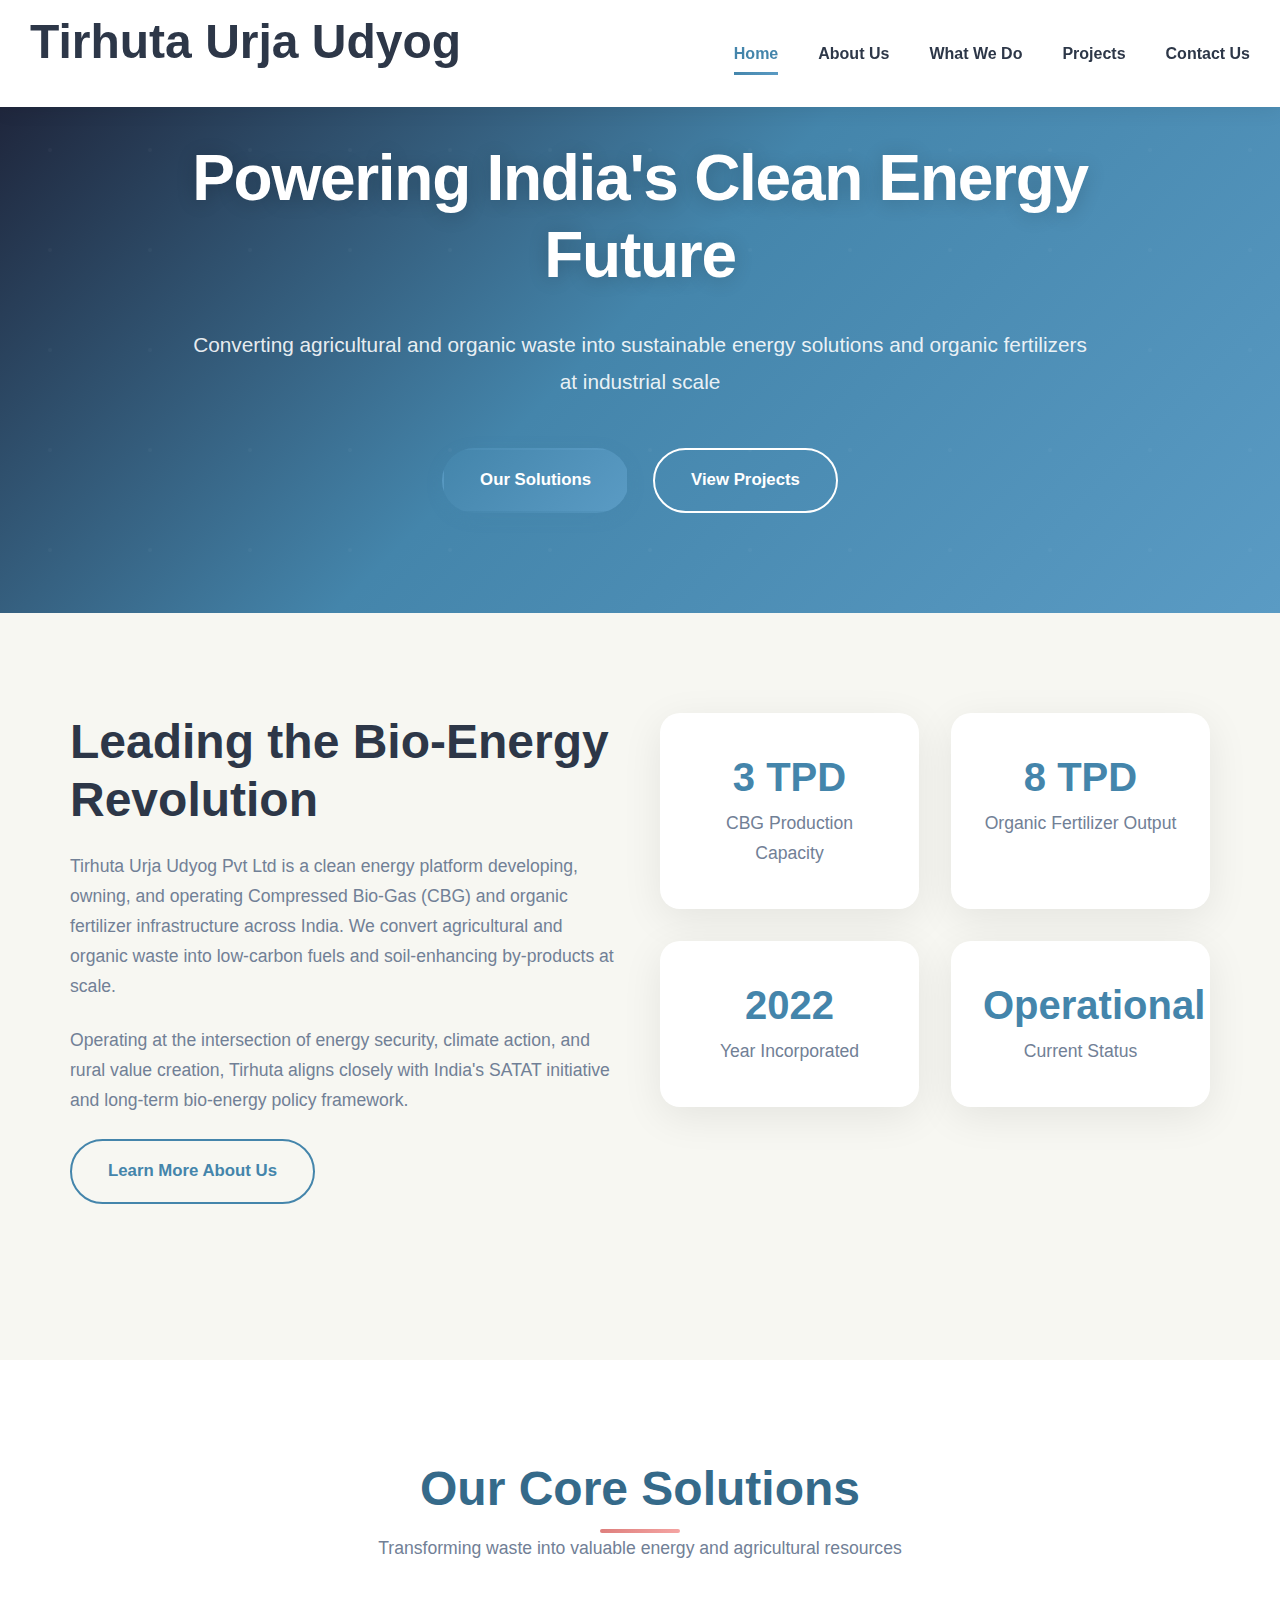
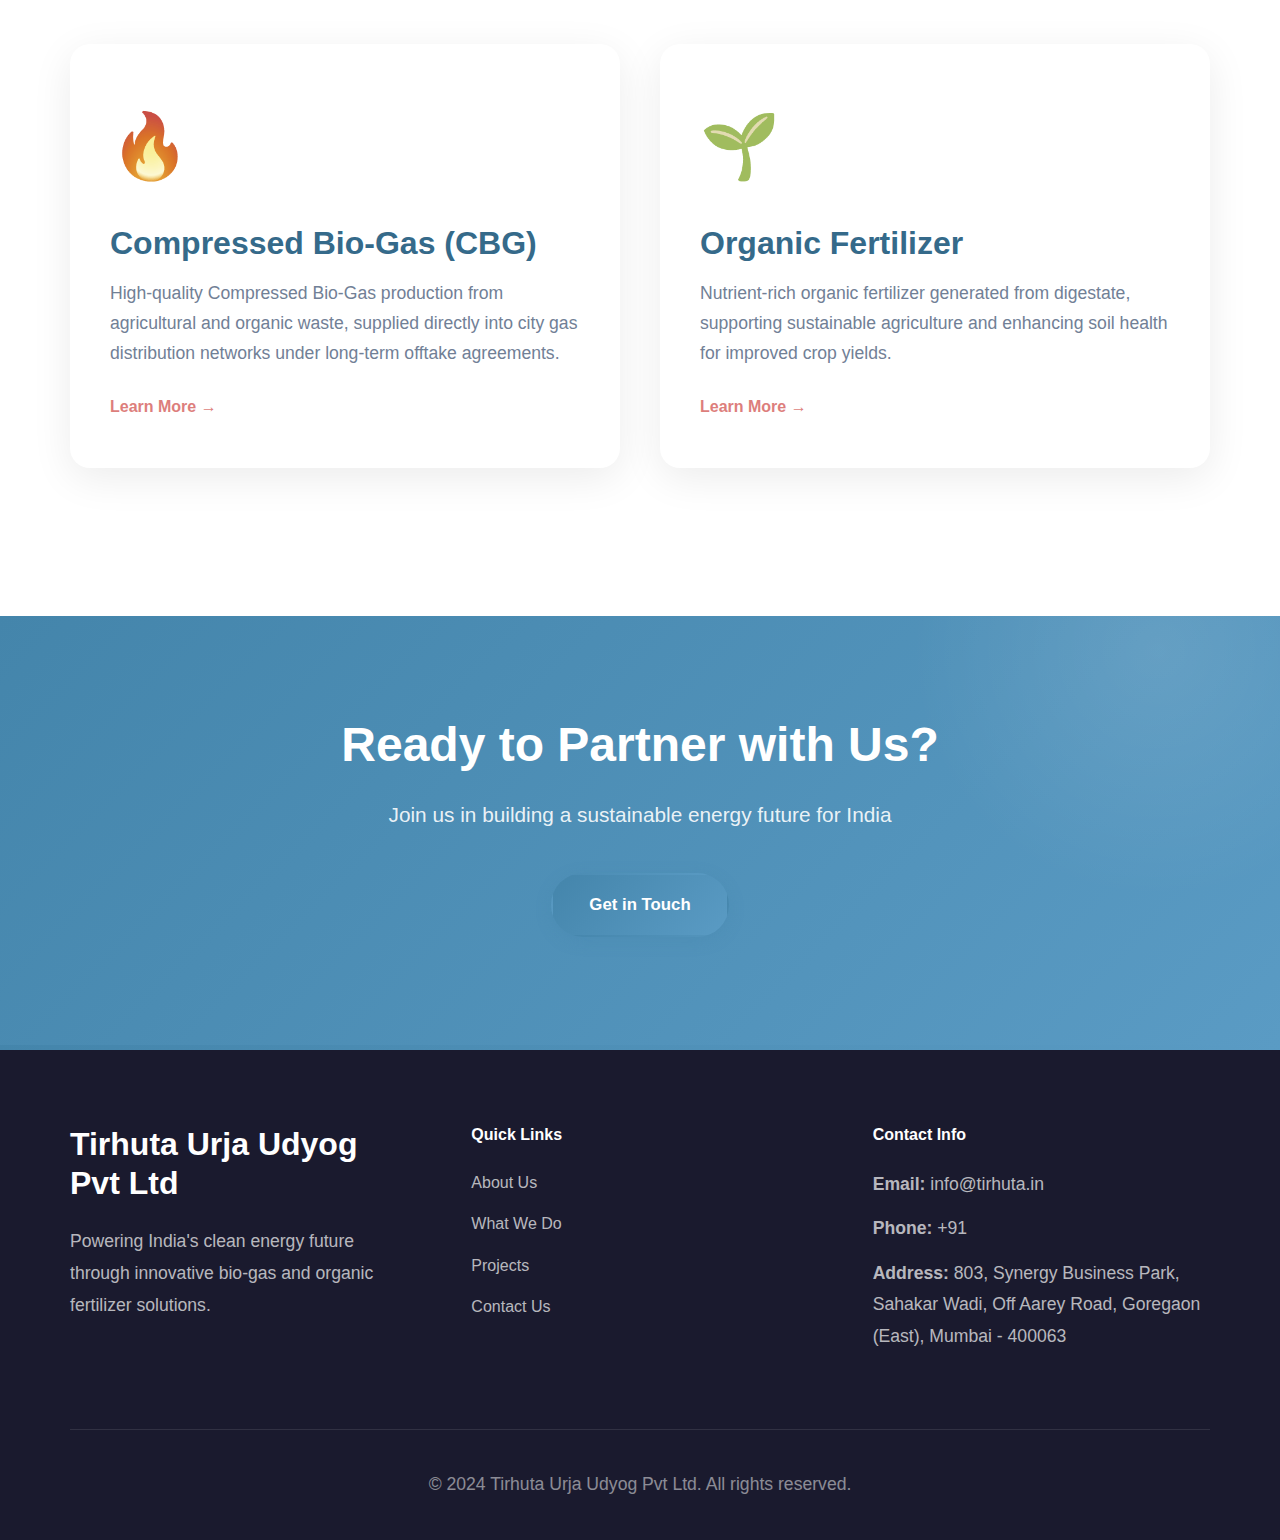
<file: Index.html>
<!DOCTYPE html>
<html lang="en">
<head>
    <meta charset="UTF-8">
    <meta name="viewport" content="width=device-width, initial-scale=1.0">
    <title>Tirhuta Urja Udyog - Powering India's Clean Energy Future</title>
    <meta name="description" content="Tirhuta Urja Udyog is a clean energy platform developing CBG and organic fertilizer infrastructure across India. Converting waste into renewable energy.">
    <link rel="stylesheet" href="css/style.css">
    <link rel="preconnect" href="https://fonts.googleapis.com">
    <link rel="preconnect" href="https://fonts.gstatic.com" crossorigin>
    <link href="https://fonts.googleapis.com/css2?family=Inter:wght@300;400;500;600;700&display=swap" rel="stylesheet">
</head>
<body>
    <!-- Navigation -->
    <nav class="navbar">
        <div class="container">
            <div class="nav-brand">
                <h2>Tirhuta Urja Udyog</h2>
            </div>
            <div class="nav-menu" id="nav-menu">
                <a href="index.html" class="nav-link active">Home</a>
                <a href="about.html" class="nav-link">About Us</a>
                <a href="what-we-do.html" class="nav-link">What We Do</a>
                <a href="projects.html" class="nav-link">Projects</a>
                <a href="contact.html" class="nav-link">Contact Us</a>
            </div>
            <div class="nav-toggle" id="nav-toggle">
                <span></span>
                <span></span>
                <span></span>
            </div>
        </div>
    </nav>
    <!-- Hero Section -->
    <section class="hero">
        <div class="container">
            <div class="hero-content">
                <h1>Powering India's Clean Energy Future</h1>
                <p class="hero-subtitle">Converting agricultural and organic waste into sustainable energy solutions and organic fertilizers at industrial scale</p>
                <div class="hero-buttons">
                    <a href="what-we-do.html" class="btn btn-primary">Our Solutions</a>
                    <a href="projects.html" class="btn btn-secondary">View Projects</a>
                </div>
            </div>
        </div>
    </section>
    <!-- About Preview -->
    <section class="section">
        <div class="container">
            <div class="row">
                <div class="col-lg-6">
                    <h2>Leading the Bio-Energy Revolution</h2>
                    <p>Tirhuta Urja Udyog Pvt Ltd is a clean energy platform developing, owning, and operating Compressed Bio-Gas (CBG) and organic fertilizer infrastructure across India. We convert agricultural and organic waste into low-carbon fuels and soil-enhancing by-products at scale.</p>
                    <p>Operating at the intersection of energy security, climate action, and rural value creation, Tirhuta aligns closely with India's SATAT initiative and long-term bio-energy policy framework.</p>
                    <a href="about.html" class="btn btn-outline">Learn More About Us</a>
                </div>
                <div class="col-lg-6">
                    <div class="stats-grid">
                        <div class="stat-card">
                            <h3>3 TPD</h3>
                            <p>CBG Production Capacity</p>
                        </div>
                        <div class="stat-card">
                            <h3>8 TPD</h3>
                            <p>Organic Fertilizer Output</p>
                        </div>
                        <div class="stat-card">
                            <h3>2022</h3>
                            <p>Year Incorporated</p>
                        </div>
                        <div class="stat-card">
                            <h3>Operational</h3>
                            <p>Current Status</p>
                        </div>
                    </div>
                </div>
            </div>
        </div>
    </section>
    <!-- Services Preview -->
    <section class="section bg-light">
        <div class="container">
            <div class="section-header">
                <h2>Our Core Solutions</h2>
                <p>Transforming waste into valuable energy and agricultural resources</p>
            </div>
            <div class="row">
                <div class="col-md-6">
                    <div class="service-card">
                        <div class="service-icon">🔥</div>
                        <h3>Compressed Bio-Gas (CBG)</h3>
                        <p>High-quality Compressed Bio-Gas production from agricultural and organic waste, supplied directly into city gas distribution networks under long-term offtake agreements.</p>
                        <a href="what-we-do.html#cbg" class="service-link">Learn More →</a>
                    </div>
                </div>
                <div class="col-md-6">
                    <div class="service-card">
                        <div class="service-icon">🌱</div>
                        <h3>Organic Fertilizer</h3>
                        <p>Nutrient-rich organic fertilizer generated from digestate, supporting sustainable agriculture and enhancing soil health for improved crop yields.</p>
                        <a href="what-we-do.html#fertilizer" class="service-link">Learn More →</a>
                    </div>
                </div>
            </div>
        </div>
    </section>
    <!-- CTA Section -->
    <section class="cta-section">
        <div class="container">
            <div class="cta-content">
                <h2>Ready to Partner with Us?</h2>
                <p>Join us in building a sustainable energy future for India</p>
                <a href="contact.html" class="btn btn-primary">Get in Touch</a>
            </div>
        </div>
    </section>
    <!-- Footer -->
    <footer class="footer">
        <div class="container">
            <div class="footer-content">
                <div class="footer-section">
                    <h3>Tirhuta Urja Udyog Pvt Ltd</h3>
                    <p>Powering India's clean energy future through innovative bio-gas and organic fertilizer solutions.</p>
                </div>
                <div class="footer-section">
                    <h4>Quick Links</h4>
                    <ul>
                        <li><a href="about.html">About Us</a></li>
                        <li><a href="what-we-do.html">What We Do</a></li>
                        <li><a href="projects.html">Projects</a></li>
                        <li><a href="contact.html">Contact Us</a></li>
                    </ul>
                </div>
                <div class="footer-section">
                    <h4>Contact Info</h4>
                    <p><strong>Email:</strong> info@tirhuta.in</p>
                    <p><strong>Phone:</strong> +91 <admin phone no></p>
                    <p><strong>Address:</strong> 803, Synergy Business Park, Sahakar Wadi, Off Aarey Road, Goregaon (East), Mumbai - 400063</p>
                </div>
            </div>
            <div class="footer-bottom">
                <p>&copy; 2024 Tirhuta Urja Udyog Pvt Ltd. All rights reserved.</p>
            </div>
        </div>
    </footer>
    <script src="js/script.js"></script>
</body>
</html>
</file>
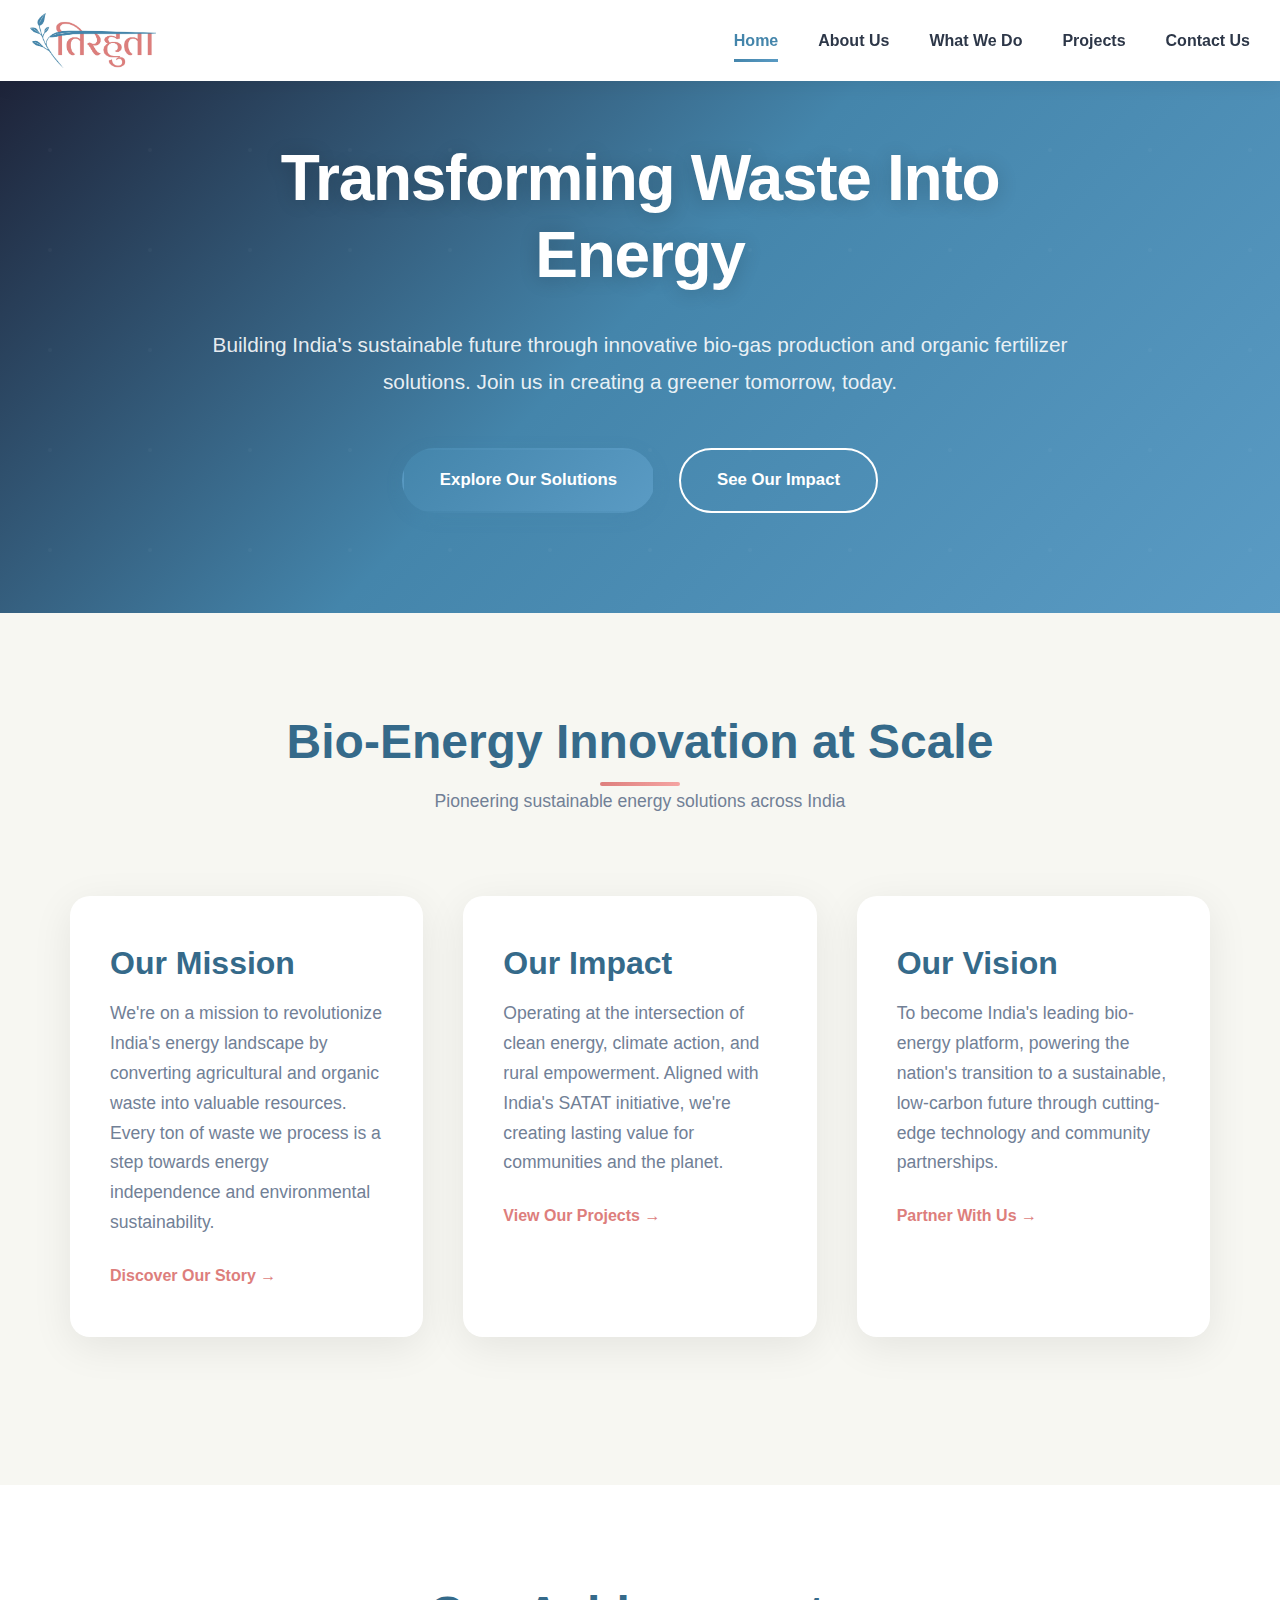
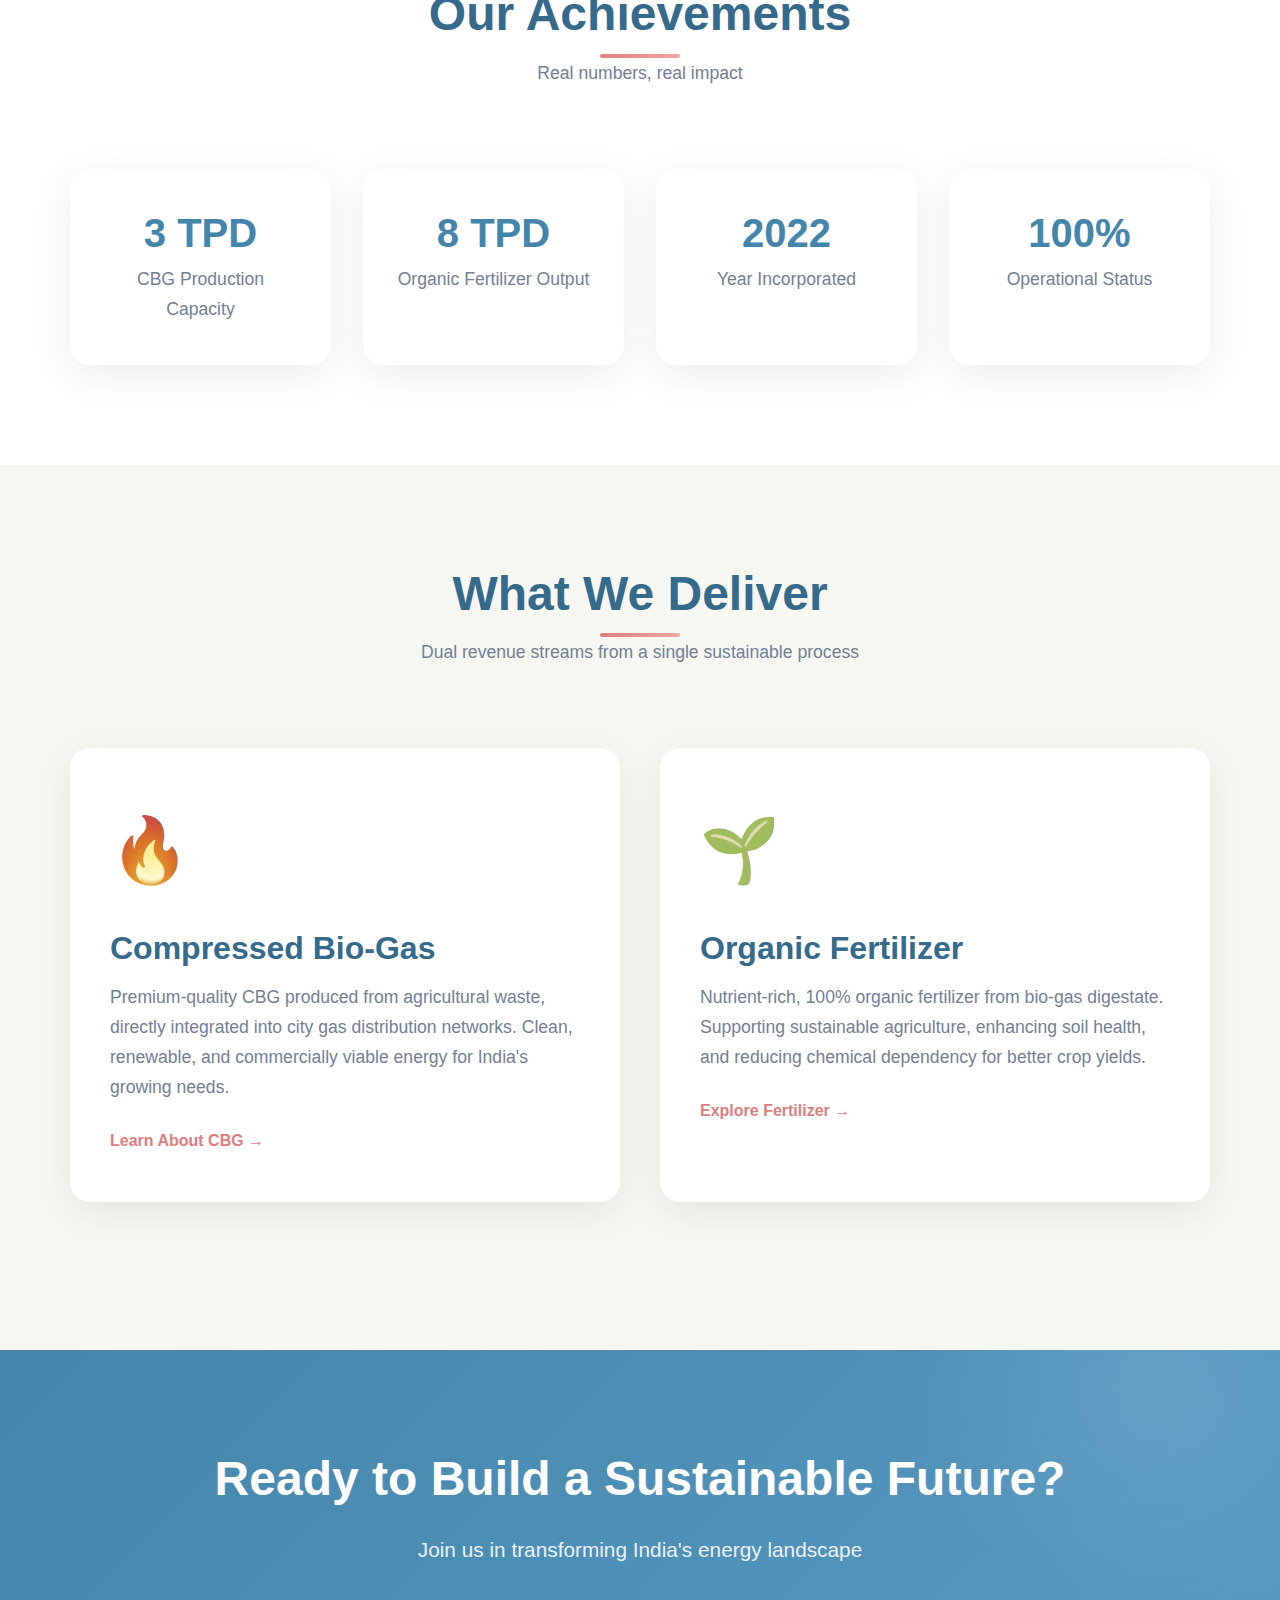
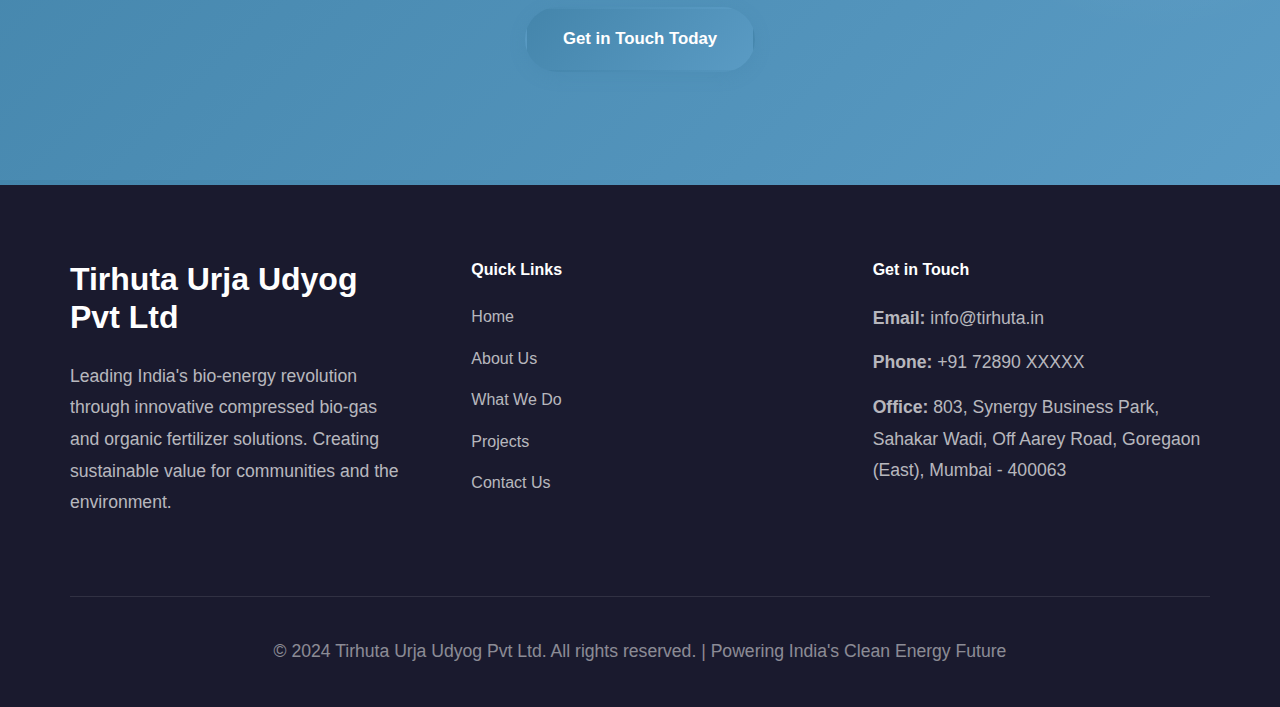
<file: index.html>
<!DOCTYPE html>
<html lang="en">
<head>
    <meta charset="UTF-8">
    <meta name="viewport" content="width=device-width, initial-scale=1.0">
    <title>Tirhuta Urja Udyog - Powering India's Clean Energy Future</title>
    <meta name="description" content="Tirhuta Urja Udyog is a clean energy platform developing CBG and organic fertilizer infrastructure across India. Converting waste into renewable energy.">
    <link rel="stylesheet" href="css/style.css">
</head>
<body>
    <!-- Navigation -->
    <nav class="navbar">
        <div class="container">
            <a href="index.html" class="nav-brand">
                <img src="tirhuta-logo.png" alt="Tirhuta Urja Udyog Logo" class="nav-logo">
            </a>
            <div class="nav-menu" id="nav-menu">
                <a href="index.html" class="nav-link active">Home</a>
                <a href="about.html" class="nav-link">About Us</a>
                <a href="what-we-do.html" class="nav-link">What We Do</a>
                <a href="projects.html" class="nav-link">Projects</a>
                <a href="contact.html" class="nav-link">Contact Us</a>
            </div>
            <div class="nav-toggle" id="nav-toggle">
                <span></span>
                <span></span>
                <span></span>
            </div>
        </div>
    </nav>

    <!-- Hero Section -->
    <section class="hero">
        <div class="container">
            <div class="hero-content">
                <h1>Transforming Waste Into Energy</h1>
                <p class="hero-subtitle">Building India's sustainable future through innovative bio-gas production and organic fertilizer solutions. Join us in creating a greener tomorrow, today.</p>
                <div class="hero-buttons">
                    <a href="what-we-do.html" class="btn btn-primary">Explore Our Solutions</a>
                    <a href="projects.html" class="btn btn-secondary">See Our Impact</a>
                </div>
            </div>
        </div>
    </section>

    <!-- About Preview -->
    <section class="section">
        <div class="container">
            <div class="section-header">
                <h2>Bio-Energy Innovation at Scale</h2>
                <p>Pioneering sustainable energy solutions across India</p>
            </div>
            <div class="row">
                <div class="service-card">
                    <h3>Our Mission</h3>
                    <p>We're on a mission to revolutionize India's energy landscape by converting agricultural and organic waste into valuable resources. Every ton of waste we process is a step towards energy independence and environmental sustainability.</p>
                    <a href="about.html" class="service-link">Discover Our Story →</a>
                </div>
                <div class="service-card">
                    <h3>Our Impact</h3>
                    <p>Operating at the intersection of clean energy, climate action, and rural empowerment. Aligned with India's SATAT initiative, we're creating lasting value for communities and the planet.</p>
                    <a href="projects.html" class="service-link">View Our Projects →</a>
                </div>
                <div class="service-card">
                    <h3>Our Vision</h3>
                    <p>To become India's leading bio-energy platform, powering the nation's transition to a sustainable, low-carbon future through cutting-edge technology and community partnerships.</p>
                    <a href="contact.html" class="service-link">Partner With Us →</a>
                </div>
            </div>
        </div>
    </section>

    <!-- Stats Section -->
    <section class="section bg-light">
        <div class="container">
            <div class="section-header">
                <h2>Our Achievements</h2>
                <p>Real numbers, real impact</p>
            </div>
            <div class="stats-grid">
                <div class="stat-card">
                    <h3>3 TPD</h3>
                    <p>CBG Production Capacity</p>
                </div>
                <div class="stat-card">
                    <h3>8 TPD</h3>
                    <p>Organic Fertilizer Output</p>
                </div>
                <div class="stat-card">
                    <h3>2022</h3>
                    <p>Year Incorporated</p>
                </div>
                <div class="stat-card">
                    <h3>100%</h3>
                    <p>Operational Status</p>
                </div>
            </div>
        </div>
    </section>

    <!-- Services Preview -->
    <section class="section">
        <div class="container">
            <div class="section-header">
                <h2>What We Deliver</h2>
                <p>Dual revenue streams from a single sustainable process</p>
            </div>
            <div class="row">
                <div class="service-card">
                    <div class="service-icon">🔥</div>
                    <h3>Compressed Bio-Gas</h3>
                    <p>Premium-quality CBG produced from agricultural waste, directly integrated into city gas distribution networks. Clean, renewable, and commercially viable energy for India's growing needs.</p>
                    <a href="what-we-do.html#cbg" class="service-link">Learn About CBG →</a>
                </div>
                <div class="service-card">
                    <div class="service-icon">🌱</div>
                    <h3>Organic Fertilizer</h3>
                    <p>Nutrient-rich, 100% organic fertilizer from bio-gas digestate. Supporting sustainable agriculture, enhancing soil health, and reducing chemical dependency for better crop yields.</p>
                    <a href="what-we-do.html#fertilizer" class="service-link">Explore Fertilizer →</a>
                </div>
            </div>
        </div>
    </section>

    <!-- CTA Section -->
    <section class="cta-section">
        <div class="container">
            <div class="cta-content">
                <h2>Ready to Build a Sustainable Future?</h2>
                <p>Join us in transforming India's energy landscape</p>
                <a href="contact.html" class="btn btn-primary">Get in Touch Today</a>
            </div>
        </div>
    </section>

    <!-- Footer -->
    <footer class="footer">
        <div class="container">
            <div class="footer-content">
                <div class="footer-section">
                    <h3>Tirhuta Urja Udyog Pvt Ltd</h3>
                    <p>Leading India's bio-energy revolution through innovative compressed bio-gas and organic fertilizer solutions. Creating sustainable value for communities and the environment.</p>
                </div>
                <div class="footer-section">
                    <h4>Quick Links</h4>
                    <ul>
                        <li><a href="index.html">Home</a></li>
                        <li><a href="about.html">About Us</a></li>
                        <li><a href="what-we-do.html">What We Do</a></li>
                        <li><a href="projects.html">Projects</a></li>
                        <li><a href="contact.html">Contact Us</a></li>
                    </ul>
                </div>
                <div class="footer-section">
                    <h4>Get in Touch</h4>
                    <p><strong>Email:</strong> info@tirhuta.in</p>
                    <p><strong>Phone:</strong> +91 72890 XXXXX</p>
                    <p><strong>Office:</strong> 803, Synergy Business Park, Sahakar Wadi, Off Aarey Road, Goregaon (East), Mumbai - 400063</p>
                </div>
            </div>
            <div class="footer-bottom">
                <p>&copy; 2024 Tirhuta Urja Udyog Pvt Ltd. All rights reserved. | Powering India's Clean Energy Future</p>
            </div>
        </div>
    </footer>

    <script src="js/script.js"></script>
</body>
</html>
</file>
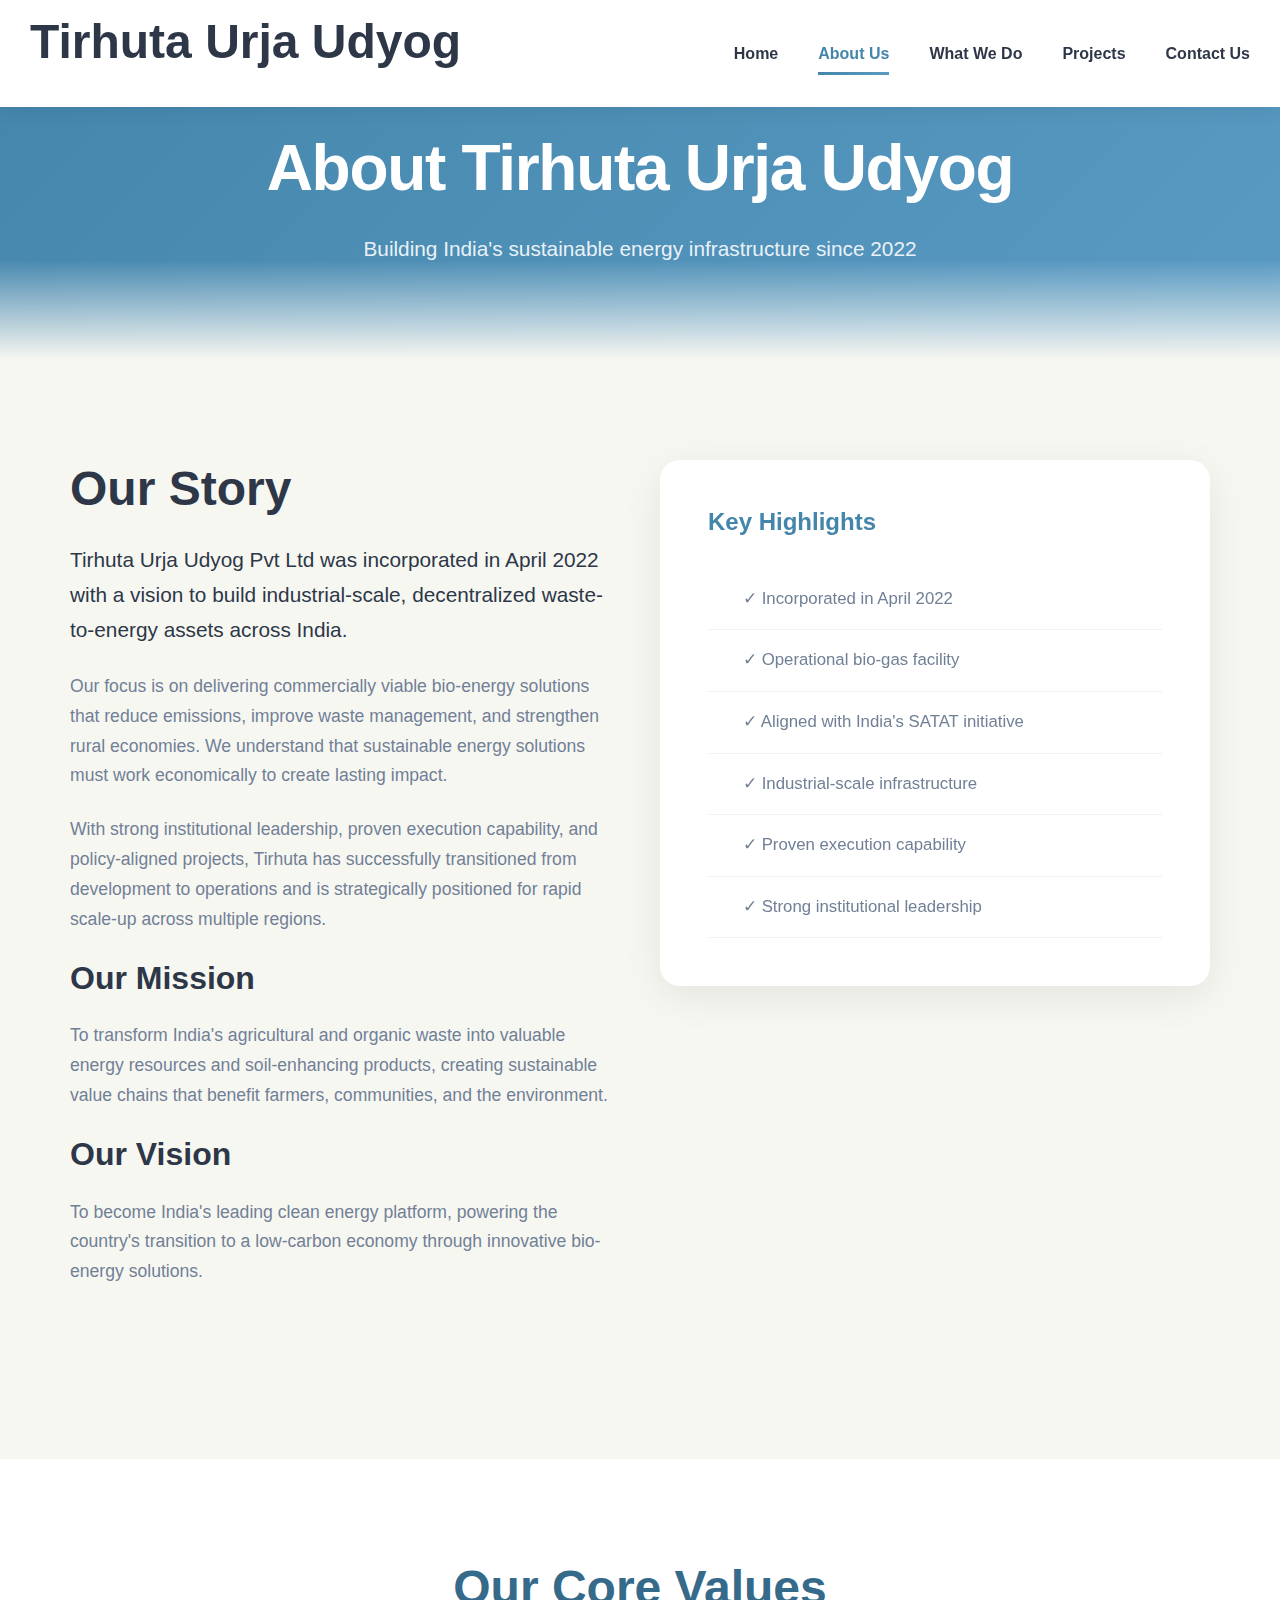
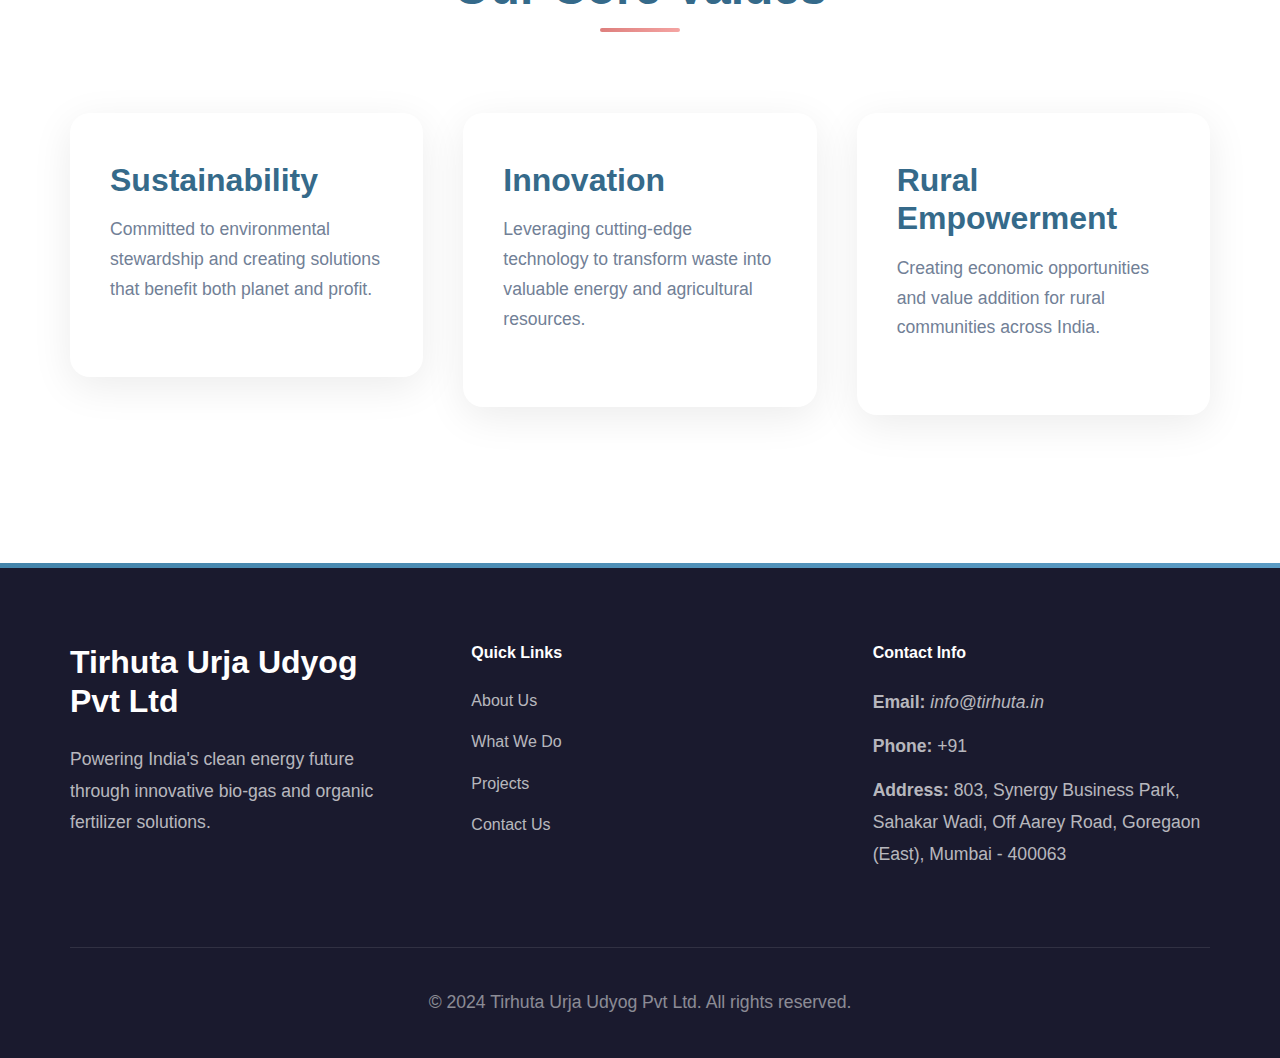
<file: about.html>
<!DOCTYPE html>
<html lang="en">
<head>
    <meta charset="UTF-8">
    <meta name="viewport" content="width=device-width, initial-scale=1.0">
    <title>About Us - Tirhuta Urja Udyog</title>
    <meta name="description" content="Learn about Tirhuta Urja Udyog's mission, vision, and commitment to building India's clean energy infrastructure since 2022.">
    <link rel="stylesheet" href="css/style.css">
    <link rel="preconnect" href="https://fonts.googleapis.com">
    <link rel="preconnect" href="https://fonts.gstatic.com" crossorigin>
    <link href="https://fonts.googleapis.com/css2?family=Inter:wght@300;400;500;600;700&display=swap" rel="stylesheet">
</head>
<body>
    <!-- Navigation -->
    <nav class="navbar">
        <div class="container">
            <div class="nav-brand">
                <h2>Tirhuta Urja Udyog</h2>
            </div>
            <div class="nav-menu" id="nav-menu">
                <a href="index.html" class="nav-link">Home</a>
                <a href="about.html" class="nav-link active">About Us</a>
                <a href="what-we-do.html" class="nav-link">What We Do</a>
                <a href="projects.html" class="nav-link">Projects</a>
                <a href="contact.html" class="nav-link">Contact Us</a>
            </div>
            <div class="nav-toggle" id="nav-toggle">
                <span></span>
                <span></span>
                <span></span>
            </div>
        </div>
    </nav>

    <!-- Page Header -->
    <section class="page-header">
        <div class="container">
            <h1>About Tirhuta Urja Udyog</h1>
            <p>Building India's sustainable energy infrastructure since 2022</p>
        </div>
    </section>

    <!-- About Content -->
    <section class="section">
        <div class="container">
            <div class="row">
                <div class="col-lg-8">
                    <h2>Our Story</h2>
                    <p class="lead">Tirhuta Urja Udyog Pvt Ltd was incorporated in April 2022 with a vision to build industrial-scale, decentralized waste-to-energy assets across India.</p>
                    
                    <p>Our focus is on delivering commercially viable bio-energy solutions that reduce emissions, improve waste management, and strengthen rural economies. We understand that sustainable energy solutions must work economically to create lasting impact.</p>

                    <p>With strong institutional leadership, proven execution capability, and policy-aligned projects, Tirhuta has successfully transitioned from development to operations and is strategically positioned for rapid scale-up across multiple regions.</p>

                    <h3>Our Mission</h3>
                    <p>To transform India's agricultural and organic waste into valuable energy resources and soil-enhancing products, creating sustainable value chains that benefit farmers, communities, and the environment.</p>

                    <h3>Our Vision</h3>
                    <p>To become India's leading clean energy platform, powering the country's transition to a low-carbon economy through innovative bio-energy solutions.</p>
                </div>
                <div class="col-lg-4">
                    <div class="about-highlights">
                        <h3>Key Highlights</h3>
                        <ul class="highlight-list">
                            <li>✓ Incorporated in April 2022</li>
                            <li>✓ Operational bio-gas facility</li>
                            <li>✓ Aligned with India's SATAT initiative</li>
                            <li>✓ Industrial-scale infrastructure</li>
                            <li>✓ Proven execution capability</li>
                            <li>✓ Strong institutional leadership</li>
                        </ul>
                    </div>
                </div>
            </div>
        </div>
    </section>

    <!-- Values Section -->
    <section class="section bg-light">
        <div class="container">
            <div class="section-header">
                <h2>Our Core Values</h2>
            </div>
            <div class="row">
                <div class="col-md-4">
                    <div class="value-card">
                        <h3>Sustainability</h3>
                        <p>Committed to environmental stewardship and creating solutions that benefit both planet and profit.</p>
                    </div>
                </div>
                <div class="col-md-4">
                    <div class="value-card">
                        <h3>Innovation</h3>
                        <p>Leveraging cutting-edge technology to transform waste into valuable energy and agricultural resources.</p>
                    </div>
                </div>
                <div class="col-md-4">
                    <div class="value-card">
                        <h3>Rural Empowerment</h3>
                        <p>Creating economic opportunities and value addition for rural communities across India.</p>
                    </div>
                </div>
            </div>
        </div>
    </section>

    <!-- Footer -->
    <footer class="footer">
        <div class="container">
            <div class="footer-content">
                <div class="footer-section">
                    <h3>Tirhuta Urja Udyog Pvt Ltd</h3>
                    <p>Powering India's clean energy future through innovative bio-gas and organic fertilizer solutions.</p>
                </div>
                <div class="footer-section">
                    <h4>Quick Links</h4>
                    <ul>
                        <li><a href="about.html">About Us</a></li>
                        <li><a href="what-we-do.html">What We Do</a></li>
                        <li><a href="projects.html">Projects</a></li>
                        <li><a href="contact.html">Contact Us</a></li>
                    </ul>
                </div>
                <div class="footer-section">
                    <h4>Contact Info</h4>
                    <p><strong>Email:</strong> <em>info@tirhuta.in</em></p>
                    <p><strong>Phone:</strong> +91 <admin phone no></p>
                    <p><strong>Address:</strong> 803, Synergy Business Park, Sahakar Wadi, Off Aarey Road, Goregaon (East), Mumbai - 400063</p>
                </div>
            </div>
            <div class="footer-bottom">
                <p>&copy; 2024 Tirhuta Urja Udyog Pvt Ltd. All rights reserved.</p>
            </div>
        </div>
    </footer>

    <script src="js/script.js"></script>
</body>
</html>
</file>
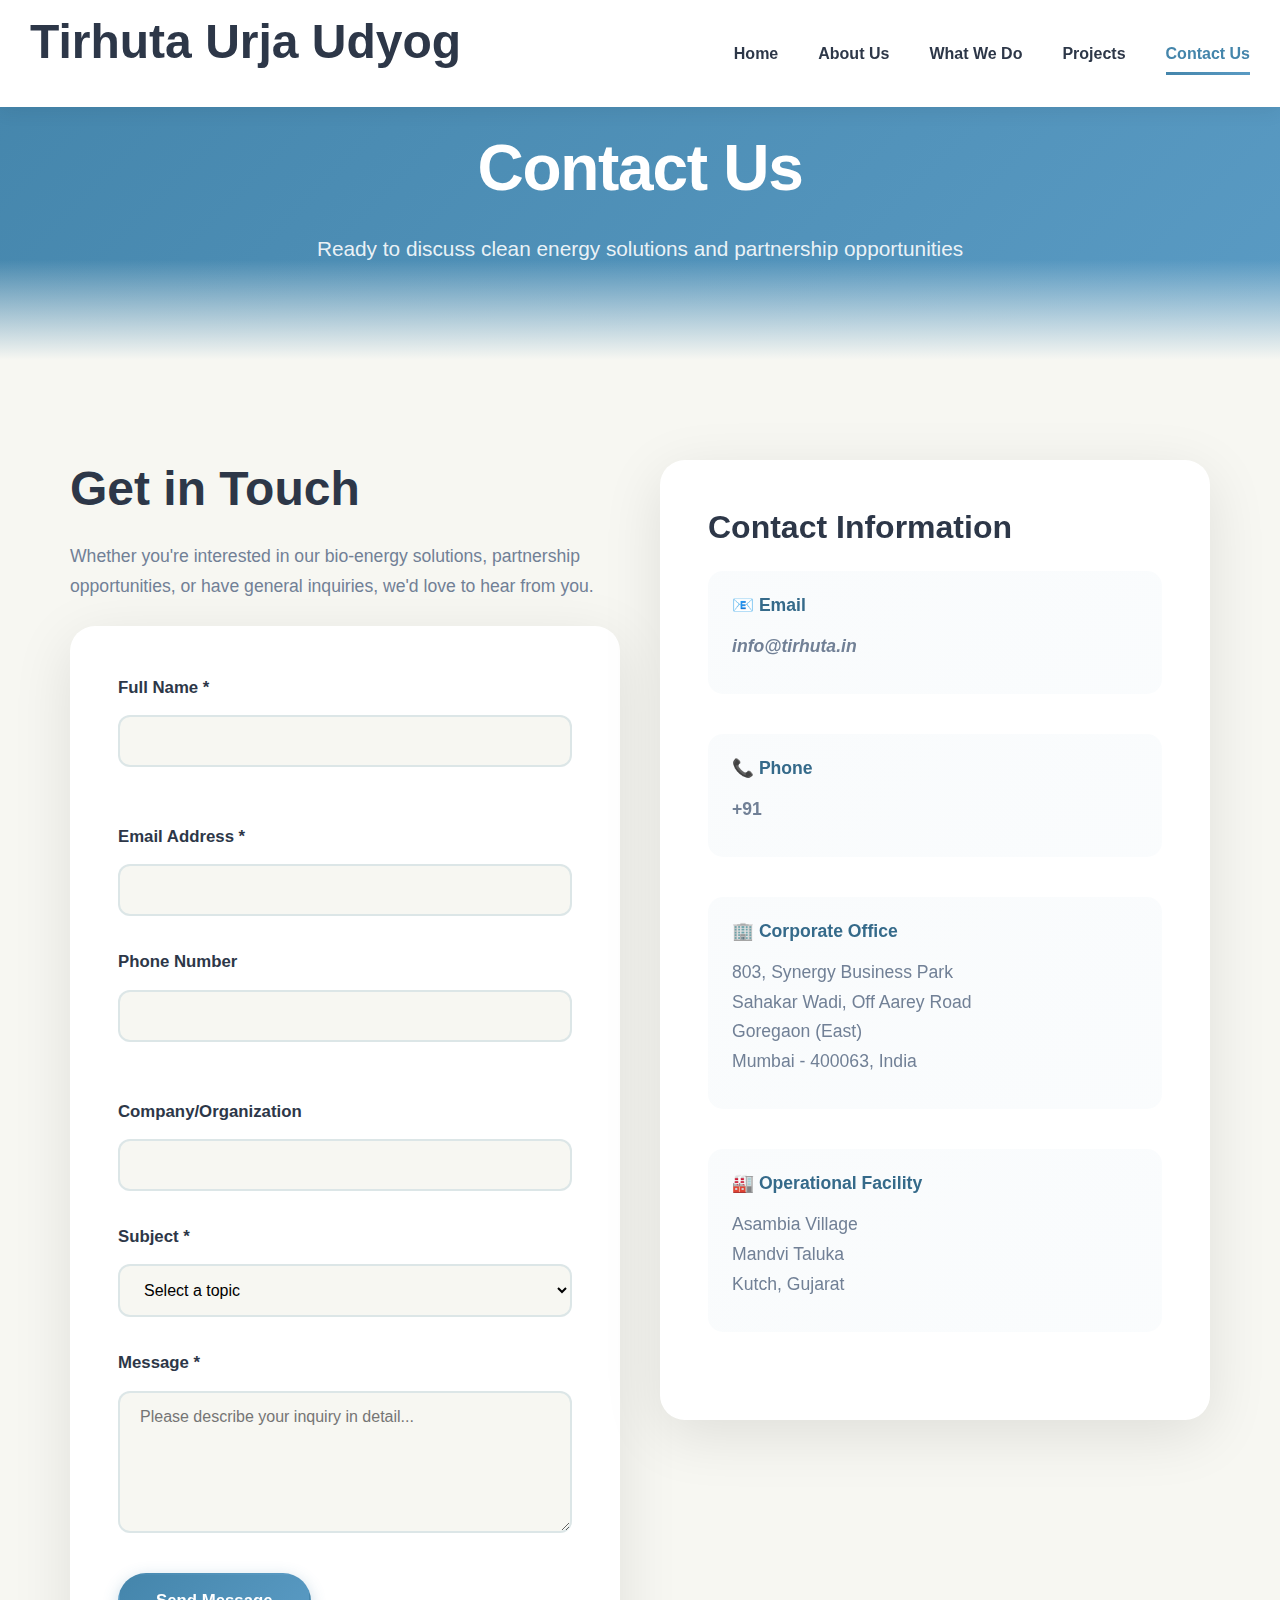
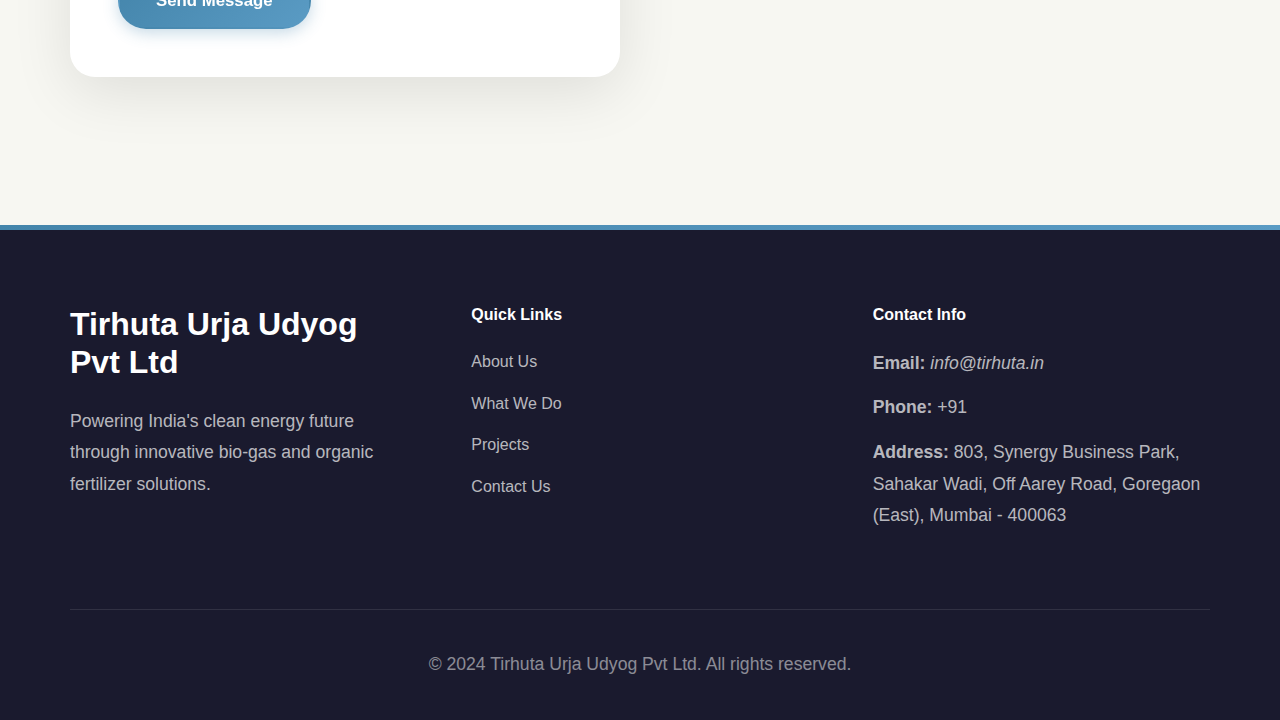
<file: contact.html>
<!DOCTYPE html>
<html lang="en">
<head>
    <meta charset="UTF-8">
    <meta name="viewport" content="width=device-width, initial-scale=1.0">
    <title>Contact Us - Tirhuta Urja Udyog</title>
    <meta name="description" content="Get in touch with Tirhuta Urja Udyog for partnerships, inquiries, and business opportunities in clean energy solutions.">
    <link rel="stylesheet" href="css/style.css">
    <link rel="preconnect" href="https://fonts.googleapis.com">
    <link rel="preconnect" href="https://fonts.gstatic.com" crossorigin>
    <link href="https://fonts.googleapis.com/css2?family=Inter:wght@300;400;500;600;700&display=swap" rel="stylesheet">
</head>
<body>
    <!-- Navigation -->
    <nav class="navbar">
        <div class="container">
            <div class="nav-brand">
                <h2>Tirhuta Urja Udyog</h2>
            </div>
            <div class="nav-menu" id="nav-menu">
                <a href="index.html" class="nav-link">Home</a>
                <a href="about.html" class="nav-link">About Us</a>
                <a href="what-we-do.html" class="nav-link">What We Do</a>
                <a href="projects.html" class="nav-link">Projects</a>
                <a href="contact.html" class="nav-link active">Contact Us</a>
            </div>
            <div class="nav-toggle" id="nav-toggle">
                <span></span>
                <span></span>
                <span></span>
            </div>
        </div>
    </nav>

    <!-- Page Header -->
    <section class="page-header">
        <div class="container">
            <h1>Contact Us</h1>
            <p>Ready to discuss clean energy solutions and partnership opportunities</p>
        </div>
    </section>

    <!-- Contact Content -->
    <section class="section">
        <div class="container">
            <div class="row">
                <div class="col-lg-8">
                    <div class="contact-form-section">
                        <h2>Get in Touch</h2>
                        <p>Whether you're interested in our bio-energy solutions, partnership opportunities, or have general inquiries, we'd love to hear from you.</p>
                        
                        <form class="contact-form" id="contact-form">
                            <div class="form-row">
                                <div class="form-group">
                                    <label for="name">Full Name *</label>
                                    <input type="text" id="name" name="name" required>
                                </div>
                                <div class="form-group">
                                    <label for="email">Email Address *</label>
                                    <input type="email" id="email" name="email" required>
                                </div>
                            </div>
                            <div class="form-row">
                                <div class="form-group">
                                    <label for="phone">Phone Number</label>
                                    <input type="tel" id="phone" name="phone">
                                </div>
                                <div class="form-group">
                                    <label for="company">Company/Organization</label>
                                    <input type="text" id="company" name="company">
                                </div>
                            </div>
                            <div class="form-group">
                                <label for="subject">Subject *</label>
                                <select id="subject" name="subject" required>
                                    <option value="">Select a topic</option>
                                    <option value="partnership">Partnership Opportunities</option>
                                    <option value="investment">Investment Inquiries</option>
                                    <option value="supply">Bio-Gas Supply</option>
                                    <option value="fertilizer">Organic Fertilizer</option>
                                    <option value="general">General Inquiry</option>
                                </select>
                            </div>
                            <div class="form-group">
                                <label for="message">Message *</label>
                                <textarea id="message" name="message" rows="6" required placeholder="Please describe your inquiry in detail..."></textarea>
                            </div>
                            <button type="submit" class="btn btn-primary">Send Message</button>
                        </form>
                    </div>
                </div>
                <div class="col-lg-4">
                    <div class="contact-info">
                        <h3>Contact Information</h3>
                        
                        <div class="contact-item">
                            <h4>📧 Email</h4>
                            <p><strong><em>info@tirhuta.in</em></strong></p>
                        </div>

                        <div class="contact-item">
                            <h4>📞 Phone</h4>
                            <p><strong>+91 <admin phone no></strong></p>
                        </div>

                        <div class="contact-item">
                            <h4>🏢 Corporate Office</h4>
                            <p>803, Synergy Business Park<br>
                            Sahakar Wadi, Off Aarey Road<br>
                            Goregaon (East)<br>
                            Mumbai - 400063, India</p>
                        </div>

                        <div class="contact-item">
                            <h4>🏭 Operational Facility</h4>
                            <p>Asambia Village<br>
                            Mandvi Taluka<br>
                            Kutch, Gujarat</p>
                        </div>
                    </div>
                </div>
            </div>
        </div>
    </section>

    <!-- Footer -->
    <footer class="footer">
        <div class="container">
            <div class="footer-content">
                <div class="footer-section">
                    <h3>Tirhuta Urja Udyog Pvt Ltd</h3>
                    <p>Powering India's clean energy future through innovative bio-gas and organic fertilizer solutions.</p>
                </div>
                <div class="footer-section">
                    <h4>Quick Links</h4>
                    <ul>
                        <li><a href="about.html">About Us</a></li>
                        <li><a href="what-we-do.html">What We Do</a></li>
                        <li><a href="projects.html">Projects</a></li>
                        <li><a href="contact.html">Contact Us</a></li>
                    </ul>
                </div>
                <div class="footer-section">
                    <h4>Contact Info</h4>
                    <p><strong>Email:</strong> <em>info@tirhuta.in</em></p>
                    <p><strong>Phone:</strong> +91 <admin phone no></p>
                    <p><strong>Address:</strong> 803, Synergy Business Park, Sahakar Wadi, Off Aarey Road, Goregaon (East), Mumbai - 400063</p>
                </div>
            </div>
            <div class="footer-bottom">
                <p>&copy; 2024 Tirhuta Urja Udyog Pvt Ltd. All rights reserved.</p>
            </div>
        </div>
    </footer>

    <script src="js/script.js"></script>
</body>
</html>
</file>
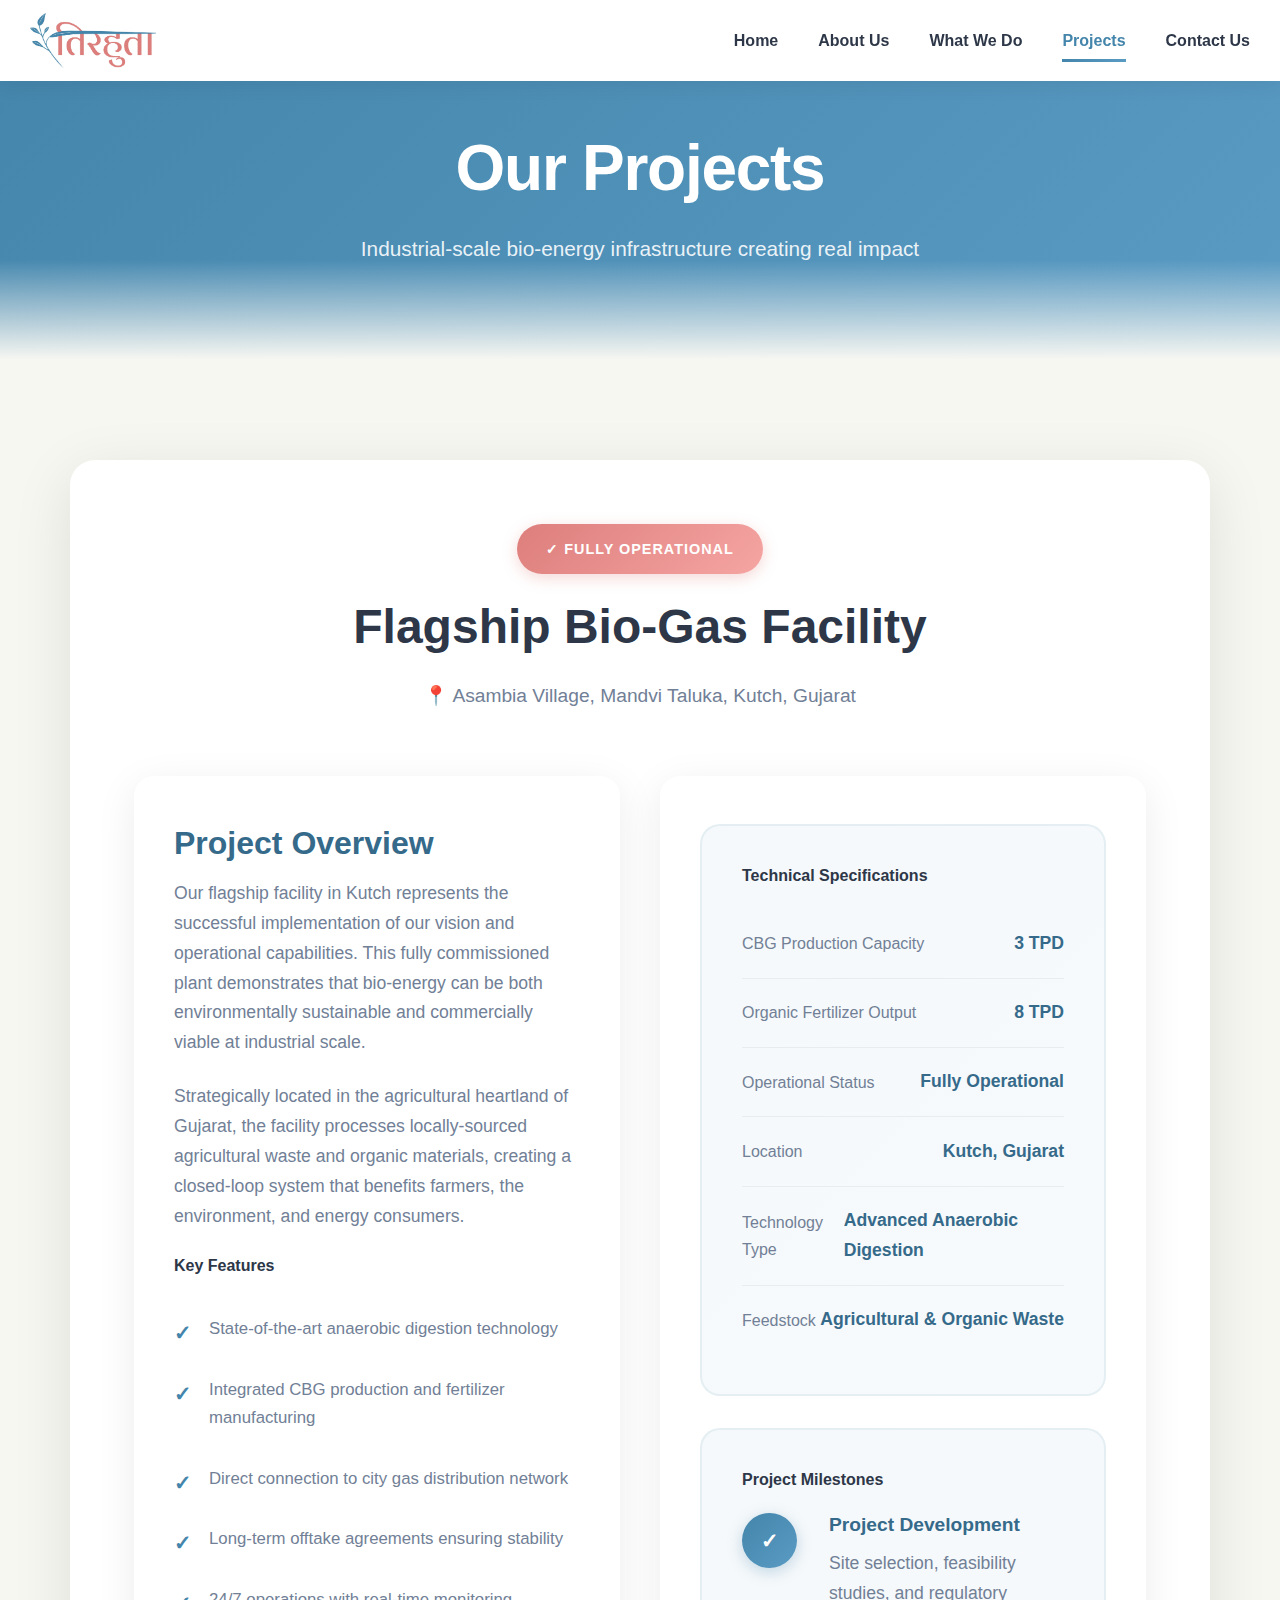
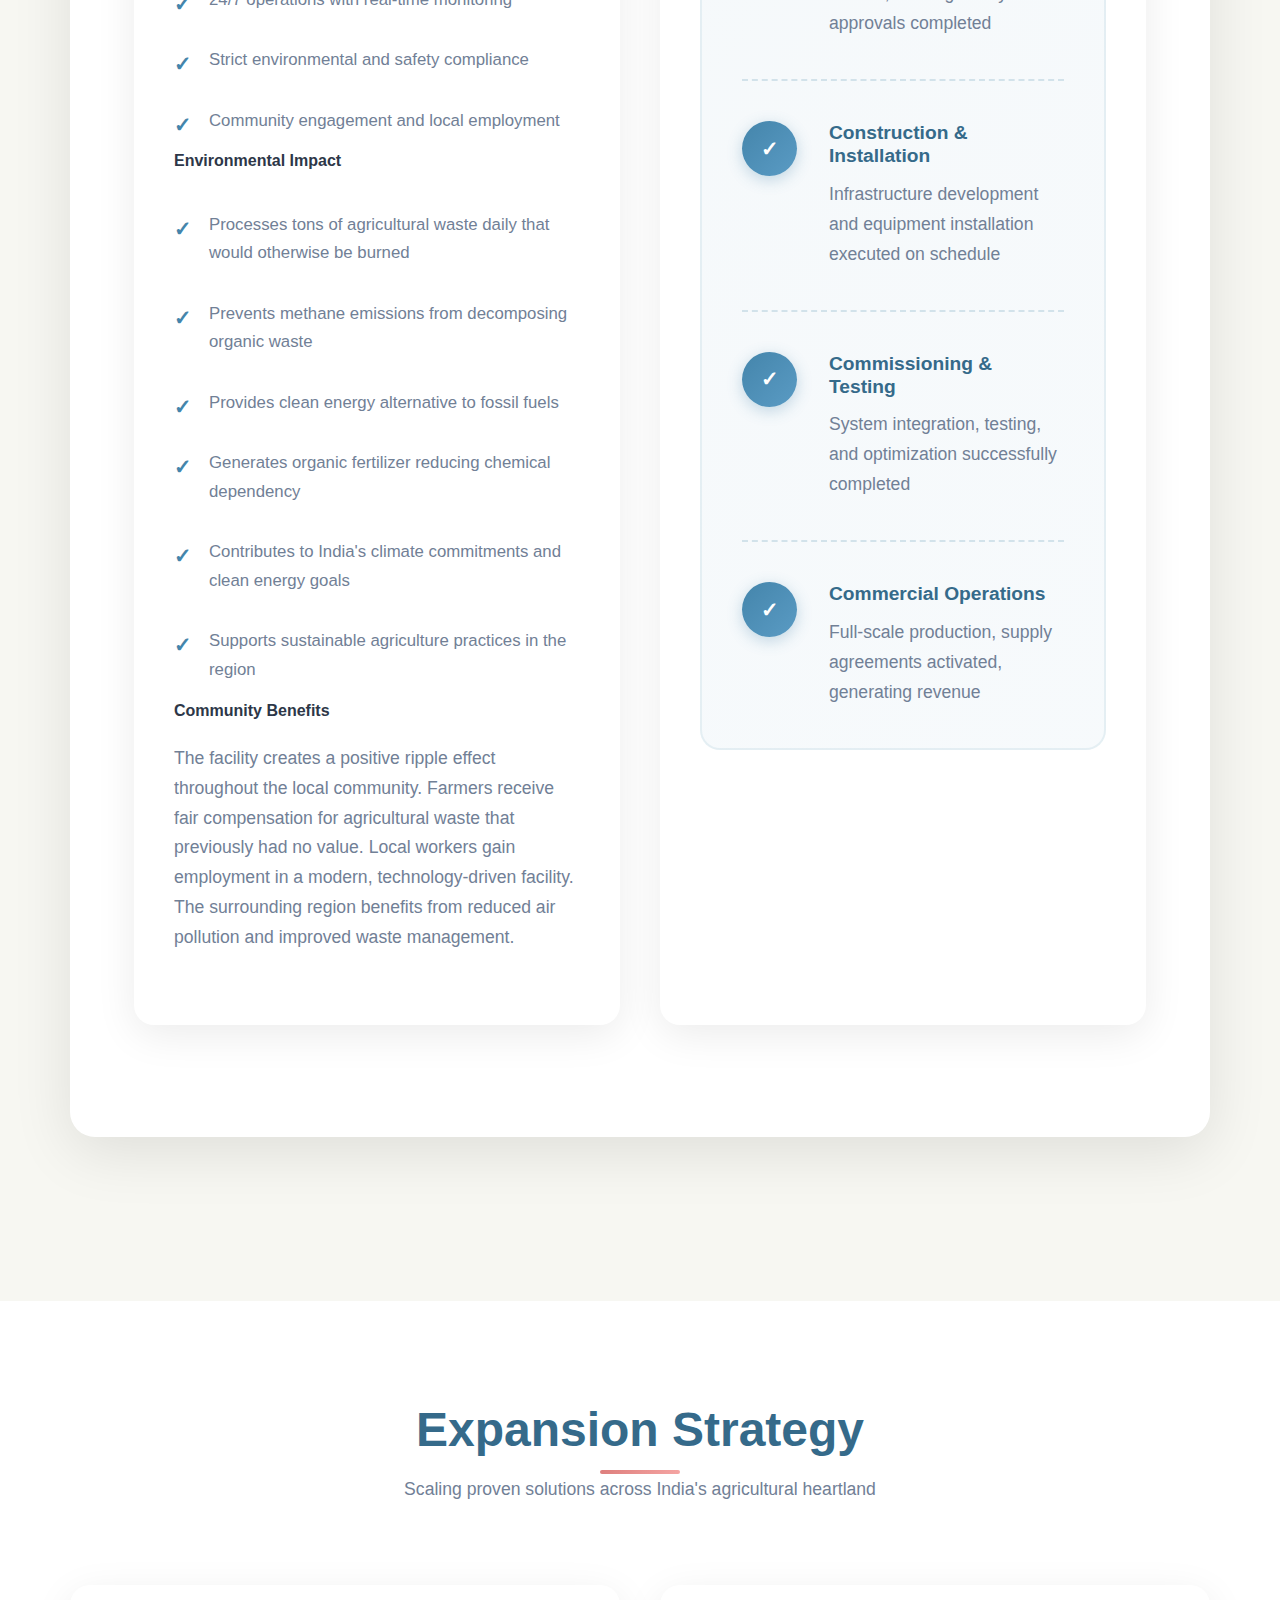
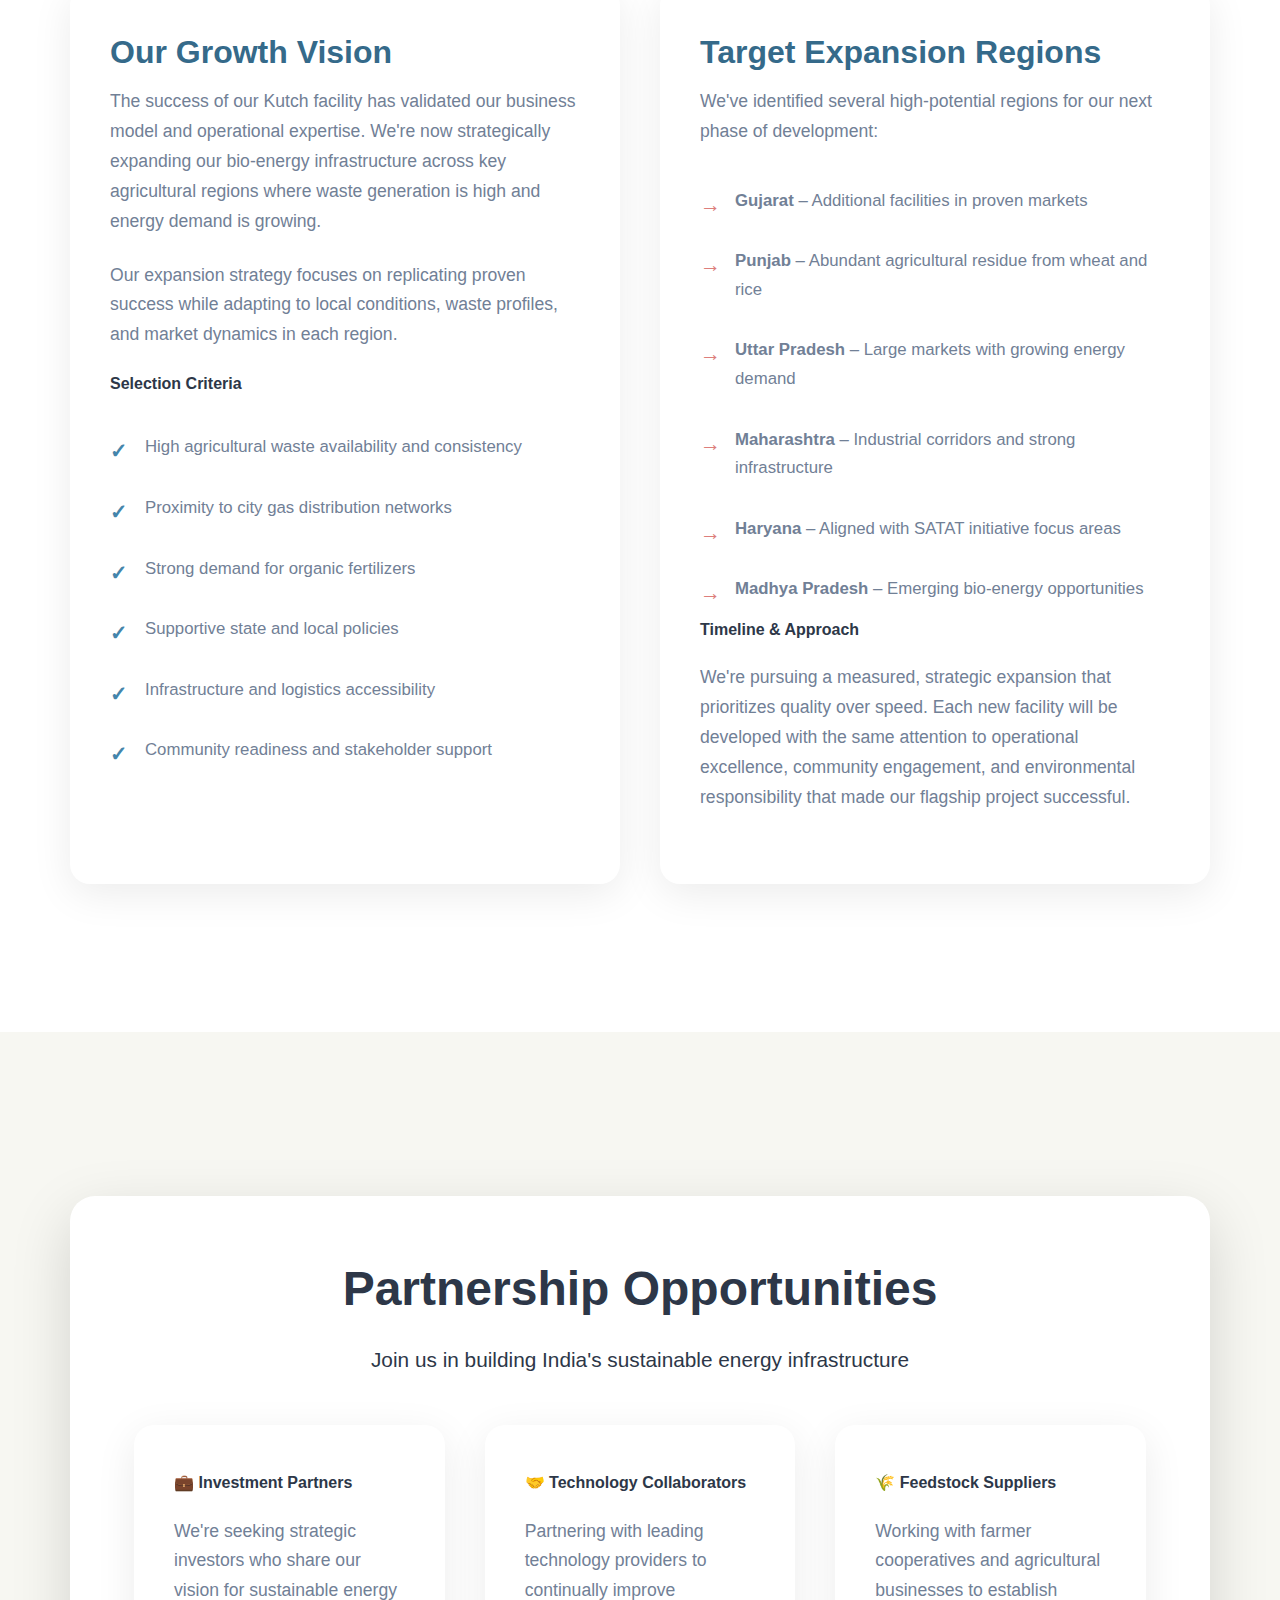
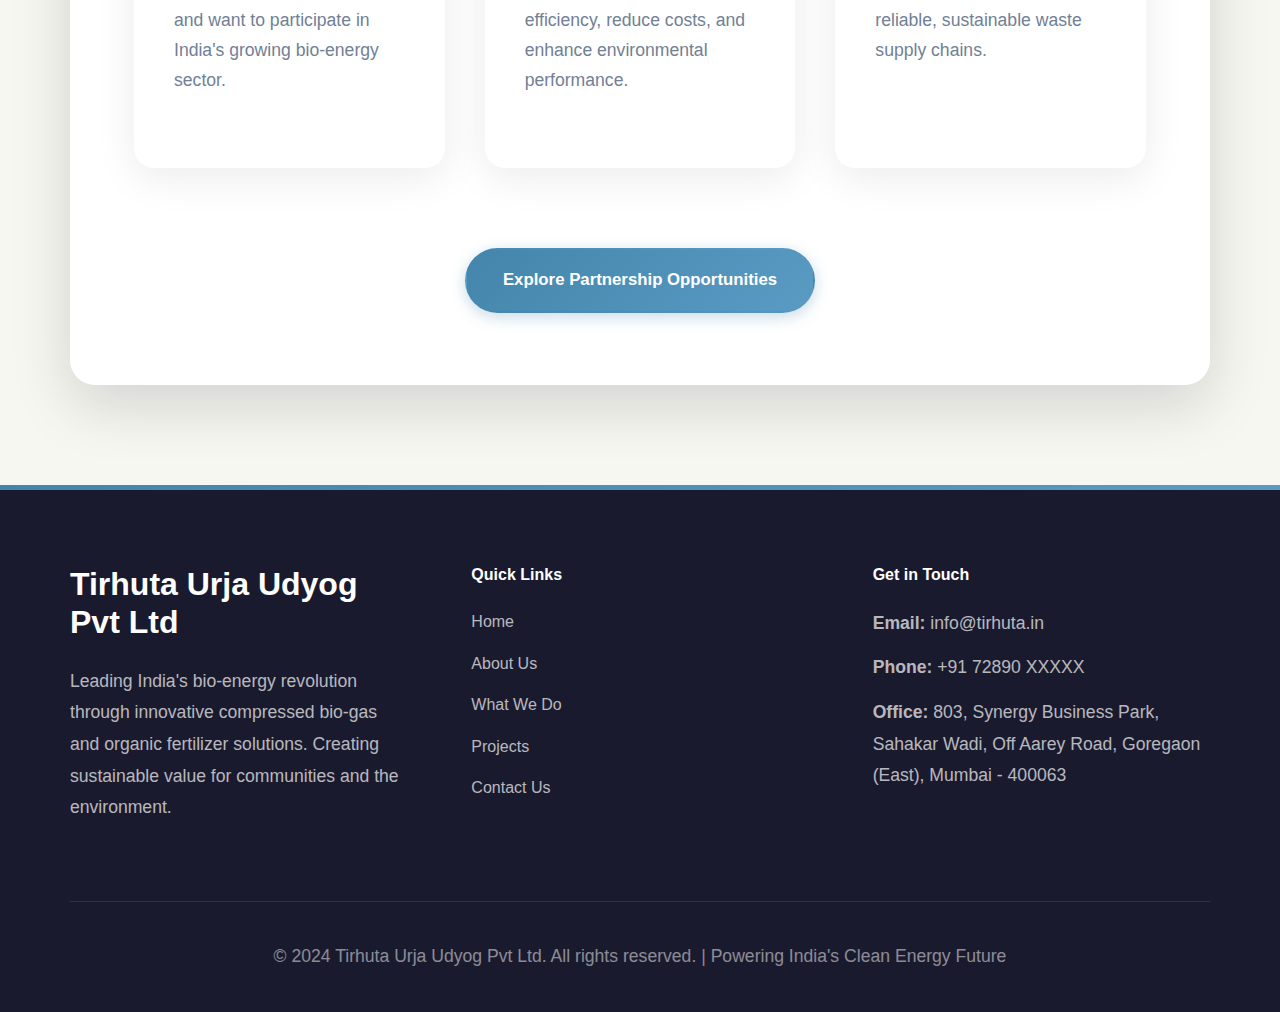
<file: projects.html>
<!DOCTYPE html>
<html lang="en">
<head>
    <meta charset="UTF-8">
    <meta name="viewport" content="width=device-width, initial-scale=1.0">
    <title>Projects - Tirhuta Urja Udyog</title>
    <meta name="description" content="Explore Tirhuta's operational and upcoming bio-gas projects across India, including our flagship facility in Kutch, Gujarat.">
    <link rel="stylesheet" href="css/style.css">
</head>
<body>
    <!-- Navigation -->
    <nav class="navbar">
        <div class="container">
            <a href="index.html" class="nav-brand">
                <img src="tirhuta-logo.png" alt="Tirhuta Urja Udyog Logo" class="nav-logo">
            </a>
            <div class="nav-menu" id="nav-menu">
                <a href="index.html" class="nav-link">Home</a>
                <a href="about.html" class="nav-link">About Us</a>
                <a href="what-we-do.html" class="nav-link">What We Do</a>
                <a href="projects.html" class="nav-link active">Projects</a>
                <a href="contact.html" class="nav-link">Contact Us</a>
            </div>
            <div class="nav-toggle" id="nav-toggle">
                <span></span>
                <span></span>
                <span></span>
            </div>
        </div>
    </nav>

    <!-- Page Header -->
    <section class="page-header">
        <div class="container">
            <h1>Our Projects</h1>
            <p>Industrial-scale bio-energy infrastructure creating real impact</p>
        </div>
    </section>

    <!-- Flagship Project -->
    <section class="section">
        <div class="container">
            <div class="project-showcase">
                <div class="project-header">
                    <span class="project-status operational">✓ Fully Operational</span>
                    <h2>Flagship Bio-Gas Facility</h2>
                    <p class="project-location">📍 Asambia Village, Mandvi Taluka, Kutch, Gujarat</p>
                </div>

                <div class="row">
                    <div class="service-card">
                        <h3>Project Overview</h3>
                        <p>Our flagship facility in Kutch represents the successful implementation of our vision and operational capabilities. This fully commissioned plant demonstrates that bio-energy can be both environmentally sustainable and commercially viable at industrial scale.</p>

                        <p>Strategically located in the agricultural heartland of Gujarat, the facility processes locally-sourced agricultural waste and organic materials, creating a closed-loop system that benefits farmers, the environment, and energy consumers.</p>

                        <h4>Key Features</h4>
                        <ul class="benefits-list">
                            <li>State-of-the-art anaerobic digestion technology</li>
                            <li>Integrated CBG production and fertilizer manufacturing</li>
                            <li>Direct connection to city gas distribution network</li>
                            <li>Long-term offtake agreements ensuring stability</li>
                            <li>24/7 operations with real-time monitoring</li>
                            <li>Strict environmental and safety compliance</li>
                            <li>Community engagement and local employment</li>
                        </ul>

                        <h4>Environmental Impact</h4>
                        <ul class="benefits-list">
                            <li>Processes tons of agricultural waste daily that would otherwise be burned</li>
                            <li>Prevents methane emissions from decomposing organic waste</li>
                            <li>Provides clean energy alternative to fossil fuels</li>
                            <li>Generates organic fertilizer reducing chemical dependency</li>
                            <li>Contributes to India's climate commitments and clean energy goals</li>
                            <li>Supports sustainable agriculture practices in the region</li>
                        </ul>

                        <h4>Community Benefits</h4>
                        <p>The facility creates a positive ripple effect throughout the local community. Farmers receive fair compensation for agricultural waste that previously had no value. Local workers gain employment in a modern, technology-driven facility. The surrounding region benefits from reduced air pollution and improved waste management.</p>
                    </div>

                    <div class="service-card">
                        <div class="project-specs">
                            <h4>Technical Specifications</h4>
                            
                            <div class="spec-item">
                                <span class="spec-label">CBG Production Capacity</span>
                                <span class="spec-value">3 TPD</span>
                            </div>
                            
                            <div class="spec-item">
                                <span class="spec-label">Organic Fertilizer Output</span>
                                <span class="spec-value">8 TPD</span>
                            </div>
                            
                            <div class="spec-item">
                                <span class="spec-label">Operational Status</span>
                                <span class="spec-value">Fully Operational</span>
                            </div>
                            
                            <div class="spec-item">
                                <span class="spec-label">Location</span>
                                <span class="spec-value">Kutch, Gujarat</span>
                            </div>
                            
                            <div class="spec-item">
                                <span class="spec-label">Technology Type</span>
                                <span class="spec-value">Advanced Anaerobic Digestion</span>
                            </div>
                            
                            <div class="spec-item">
                                <span class="spec-label">Feedstock</span>
                                <span class="spec-value">Agricultural & Organic Waste</span>
                            </div>
                        </div>

                        <div class="project-specs" style="margin-top: 2rem;">
                            <h4>Project Milestones</h4>
                            
                            <div class="step">
                                <span class="step-number">✓</span>
                                <div class="step-content">
                                    <h5>Project Development</h5>
                                    <p>Site selection, feasibility studies, and regulatory approvals completed</p>
                                </div>
                            </div>
                            
                            <div class="step">
                                <span class="step-number">✓</span>
                                <div class="step-content">
                                    <h5>Construction & Installation</h5>
                                    <p>Infrastructure development and equipment installation executed on schedule</p>
                                </div>
                            </div>
                            
                            <div class="step">
                                <span class="step-number">✓</span>
                                <div class="step-content">
                                    <h5>Commissioning & Testing</h5>
                                    <p>System integration, testing, and optimization successfully completed</p>
                                </div>
                            </div>
                            
                            <div class="step">
                                <span class="step-number">✓</span>
                                <div class="step-content">
                                    <h5>Commercial Operations</h5>
                                    <p>Full-scale production, supply agreements activated, generating revenue</p>
                                </div>
                            </div>
                        </div>
                    </div>
                </div>
            </div>
        </div>
    </section>

    <!-- Expansion Pipeline -->
    <section class="section bg-light">
        <div class="container">
            <div class="section-header">
                <h2>Expansion Strategy</h2>
                <p>Scaling proven solutions across India's agricultural heartland</p>
            </div>
            
            <div class="row">
                <div class="service-card">
                    <h3>Our Growth Vision</h3>
                    <p>The success of our Kutch facility has validated our business model and operational expertise. We're now strategically expanding our bio-energy infrastructure across key agricultural regions where waste generation is high and energy demand is growing.</p>
                    
                    <p>Our expansion strategy focuses on replicating proven success while adapting to local conditions, waste profiles, and market dynamics in each region.</p>

                    <h4>Selection Criteria</h4>
                    <ul class="benefits-list">
                        <li>High agricultural waste availability and consistency</li>
                        <li>Proximity to city gas distribution networks</li>
                        <li>Strong demand for organic fertilizers</li>
                        <li>Supportive state and local policies</li>
                        <li>Infrastructure and logistics accessibility</li>
                        <li>Community readiness and stakeholder support</li>
                    </ul>
                </div>

                <div class="service-card">
                    <h3>Target Expansion Regions</h3>
                    <p>We've identified several high-potential regions for our next phase of development:</p>
                    
                    <ul class="region-list">
                        <li><strong>Gujarat</strong> – Additional facilities in proven markets</li>
                        <li><strong>Punjab</strong> – Abundant agricultural residue from wheat and rice</li>
                        <li><strong>Uttar Pradesh</strong> – Large markets with growing energy demand</li>
                        <li><strong>Maharashtra</strong> – Industrial corridors and strong infrastructure</li>
                        <li><strong>Haryana</strong> – Aligned with SATAT initiative focus areas</li>
                        <li><strong>Madhya Pradesh</strong> – Emerging bio-energy opportunities</li>
                    </ul>

                    <h4>Timeline & Approach</h4>
                    <p>We're pursuing a measured, strategic expansion that prioritizes quality over speed. Each new facility will be developed with the same attention to operational excellence, community engagement, and environmental responsibility that made our flagship project successful.</p>
                </div>
            </div>
        </div>
    </section>

    <!-- Partnership Opportunities -->
    <section class="section">
        <div class="container">
            <div class="cta-box">
                <h2>Partnership Opportunities</h2>
                <p class="lead">Join us in building India's sustainable energy infrastructure</p>
                
                <div class="row" style="text-align: left; margin-top: 3rem;">
                    <div class="service-card">
                        <h4>💼 Investment Partners</h4>
                        <p>We're seeking strategic investors who share our vision for sustainable energy and want to participate in India's growing bio-energy sector.</p>
                    </div>
                    
                    <div class="service-card">
                        <h4>🤝 Technology Collaborators</h4>
                        <p>Partnering with leading technology providers to continually improve efficiency, reduce costs, and enhance environmental performance.</p>
                    </div>
                    
                    <div class="service-card">
                        <h4>🌾 Feedstock Suppliers</h4>
                        <p>Working with farmer cooperatives and agricultural businesses to establish reliable, sustainable waste supply chains.</p>
                    </div>
                </div>

                <a href="contact.html" class="btn btn-primary" style="margin-top: 2rem;">Explore Partnership Opportunities</a>
            </div>
        </div>
    </section>

    <!-- Footer -->
    <footer class="footer">
        <div class="container">
            <div class="footer-content">
                <div class="footer-section">
                    <h3>Tirhuta Urja Udyog Pvt Ltd</h3>
                    <p>Leading India's bio-energy revolution through innovative compressed bio-gas and organic fertilizer solutions. Creating sustainable value for communities and the environment.</p>
                </div>
                <div class="footer-section">
                    <h4>Quick Links</h4>
                    <ul>
                        <li><a href="index.html">Home</a></li>
                        <li><a href="about.html">About Us</a></li>
                        <li><a href="what-we-do.html">What We Do</a></li>
                        <li><a href="projects.html">Projects</a></li>
                        <li><a href="contact.html">Contact Us</a></li>
                    </ul>
                </div>
                <div class="footer-section">
                    <h4>Get in Touch</h4>
                    <p><strong>Email:</strong> info@tirhuta.in</p>
                    <p><strong>Phone:</strong> +91 72890 XXXXX</p>
                    <p><strong>Office:</strong> 803, Synergy Business Park, Sahakar Wadi, Off Aarey Road, Goregaon (East), Mumbai - 400063</p>
                </div>
            </div>
            <div class="footer-bottom">
                <p>&copy; 2024 Tirhuta Urja Udyog Pvt Ltd. All rights reserved. | Powering India's Clean Energy Future</p>
            </div>
        </div>
    </footer>

    <script src="js/script.js"></script>
</body>
</html>
</file>
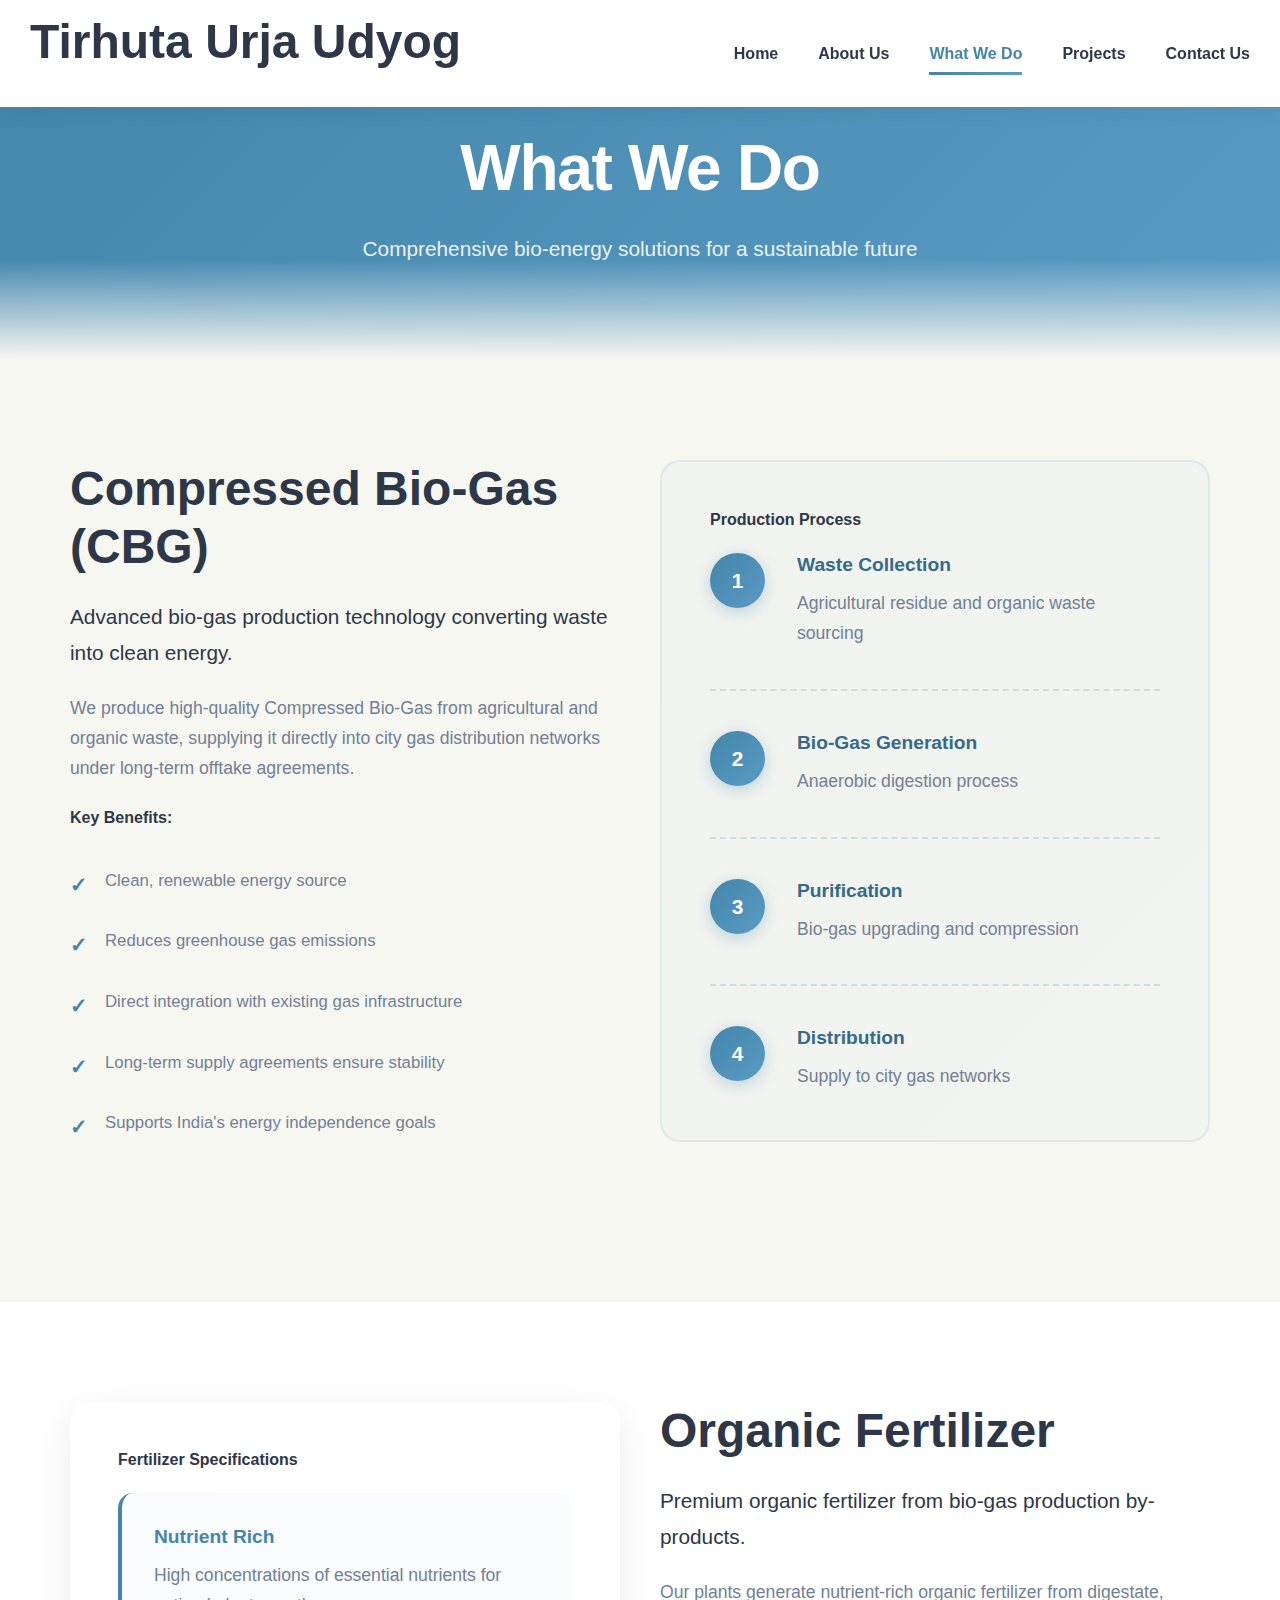
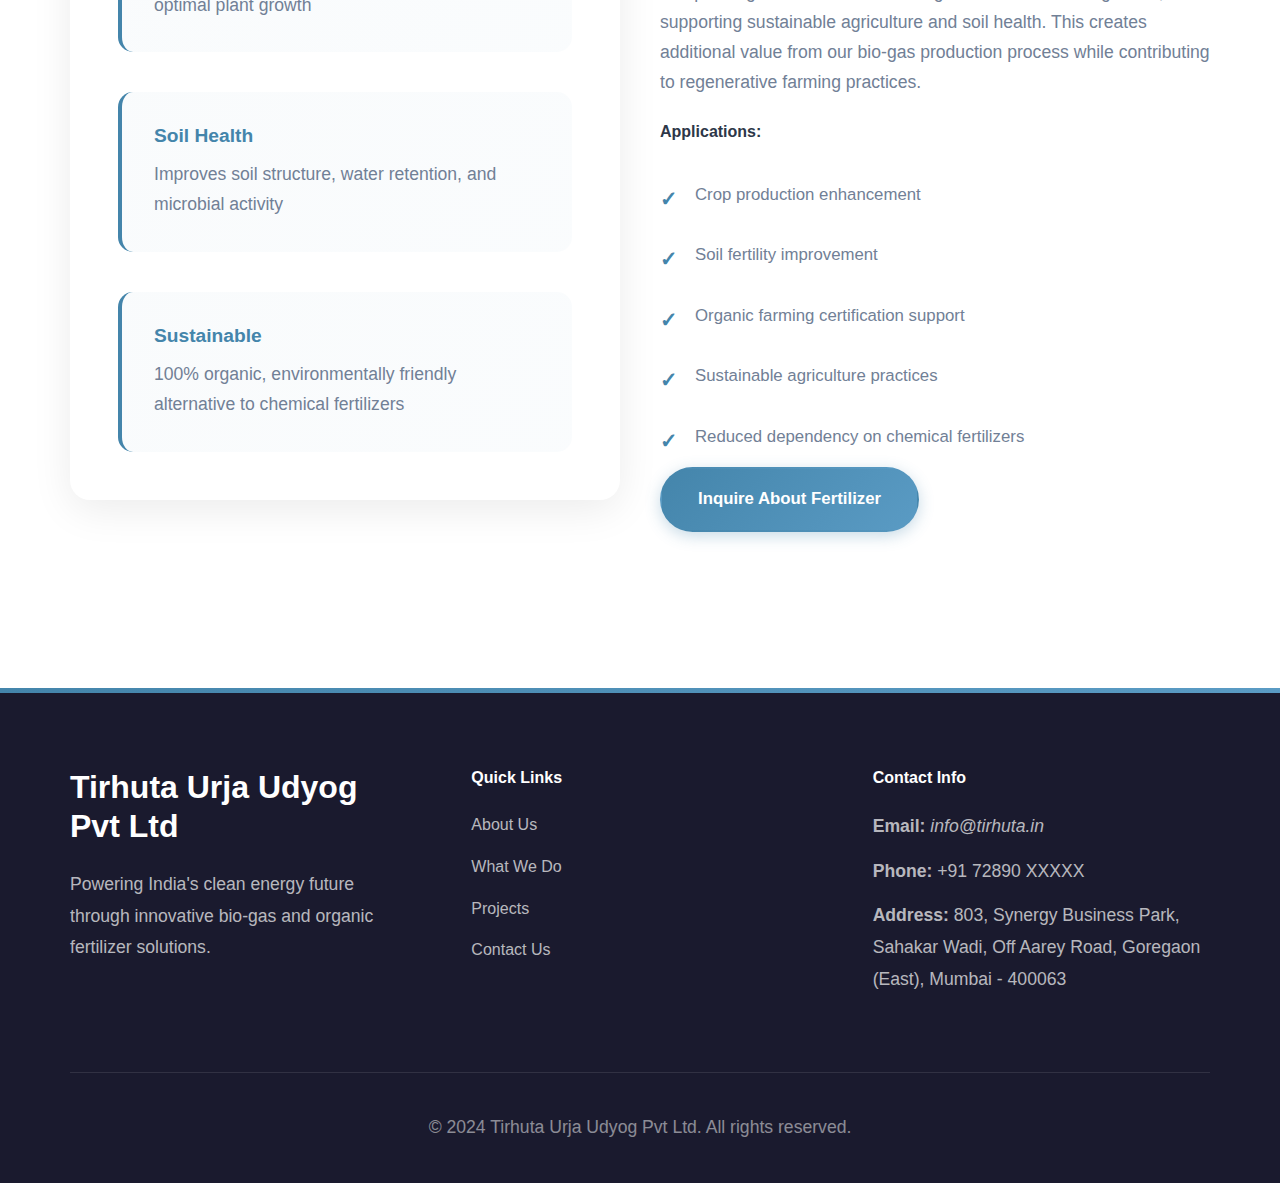
<file: what-we-do.html>
<!DOCTYPE html>
<html lang="en">
<head>
    <meta charset="UTF-8">
    <meta name="viewport" content="width=device-width, initial-scale=1.0">
    <title>What We Do - Tirhuta Urja Udyog</title>
    <meta name="description" content="Discover Tirhuta's comprehensive bio-energy solutions including Compressed Bio-Gas production and organic fertilizer manufacturing.">
    <link rel="stylesheet" href="css/style.css">
    <link rel="preconnect" href="https://fonts.googleapis.com">
    <link rel="preconnect" href="https://fonts.gstatic.com" crossorigin>
    <link href="https://fonts.googleapis.com/css2?family=Inter:wght@300;400;500;600;700&display=swap" rel="stylesheet">
</head>
<body>
    <!-- Navigation -->
    <nav class="navbar">
        <div class="container">
            <div class="nav-brand">
                <h2>Tirhuta Urja Udyog</h2>
            </div>
            <div class="nav-menu" id="nav-menu">
                <a href="index.html" class="nav-link">Home</a>
                <a href="about.html" class="nav-link">About Us</a>
                <a href="what-we-do.html" class="nav-link active">What We Do</a>
                <a href="projects.html" class="nav-link">Projects</a>
                <a href="contact.html" class="nav-link">Contact Us</a>
            </div>
            <div class="nav-toggle" id="nav-toggle">
                <span></span>
                <span></span>
                <span></span>
            </div>
        </div>
    </nav>

    <!-- Page Header -->
    <section class="page-header">
        <div class="container">
            <h1>What We Do</h1>
            <p>Comprehensive bio-energy solutions for a sustainable future</p>
        </div>
    </section>

    <!-- CBG Section -->
    <section class="section" id="cbg">
        <div class="container">
            <div class="row">
                <div class="col-lg-6">
                    <h2>Compressed Bio-Gas (CBG)</h2>
                    <p class="lead">Advanced bio-gas production technology converting waste into clean energy.</p>
                    
                    <p>We produce high-quality Compressed Bio-Gas from agricultural and organic waste, supplying it directly into city gas distribution networks under long-term offtake agreements.</p>

                    <h4>Key Benefits:</h4>
                    <ul class="benefits-list">
                        <li>Clean, renewable energy source</li>
                        <li>Reduces greenhouse gas emissions</li>
                        <li>Direct integration with existing gas infrastructure</li>
                        <li>Long-term supply agreements ensure stability</li>
                        <li>Supports India's energy independence goals</li>
                    </ul>
                </div>
                <div class="col-lg-6">
                    <div class="process-steps">
                        <h4>Production Process</h4>
                        <div class="step">
                            <span class="step-number">1</span>
                            <div class="step-content">
                                <h5>Waste Collection</h5>
                                <p>Agricultural residue and organic waste sourcing</p>
                            </div>
                        </div>
                        <div class="step">
                            <span class="step-number">2</span>
                            <div class="step-content">
                                <h5>Bio-Gas Generation</h5>
                                <p>Anaerobic digestion process</p>
                            </div>
                        </div>
                        <div class="step">
                            <span class="step-number">3</span>
                            <div class="step-content">
                                <h5>Purification</h5>
                                <p>Bio-gas upgrading and compression</p>
                            </div>
                        </div>
                        <div class="step">
                            <span class="step-number">4</span>
                            <div class="step-content">
                                <h5>Distribution</h5>
                                <p>Supply to city gas networks</p>
                            </div>
                        </div>
                    </div>
                </div>
            </div>
        </div>
    </section>

    <!-- Organic Fertilizer Section -->
    <section class="section bg-light" id="fertilizer">
        <div class="container">
            <div class="row">
                <div class="col-lg-6">
                    <div class="fertilizer-features">
                        <h4>Fertilizer Specifications</h4>
                        <div class="feature">
                            <h5>Nutrient Rich</h5>
                            <p>High concentrations of essential nutrients for optimal plant growth</p>
                        </div>
                        <div class="feature">
                            <h5>Soil Health</h5>
                            <p>Improves soil structure, water retention, and microbial activity</p>
                        </div>
                        <div class="feature">
                            <h5>Sustainable</h5>
                            <p>100% organic, environmentally friendly alternative to chemical fertilizers</p>
                        </div>
                    </div>
                </div>
                <div class="col-lg-6">
                    <h2>Organic Fertilizer</h2>
                    <p class="lead">Premium organic fertilizer from bio-gas production by-products.</p>
                    
                    <p>Our plants generate nutrient-rich organic fertilizer from digestate, supporting sustainable agriculture and soil health. This creates additional value from our bio-gas production process while contributing to regenerative farming practices.</p>

                    <h4>Applications:</h4>
                    <ul class="benefits-list">
                        <li>Crop production enhancement</li>
                        <li>Soil fertility improvement</li>
                        <li>Organic farming certification support</li>
                        <li>Sustainable agriculture practices</li>
                        <li>Reduced dependency on chemical fertilizers</li>
                    </ul>

                    <a href="contact.html" class="btn btn-primary">Inquire About Fertilizer</a>
                </div>
            </div>
        </div>
    </section>

    <!-- Footer -->
    <footer class="footer">
        <div class="container">
            <div class="footer-content">
                <div class="footer-section">
                    <h3>Tirhuta Urja Udyog Pvt Ltd</h3>
                    <p>Powering India's clean energy future through innovative bio-gas and organic fertilizer solutions.</p>
                </div>
                <div class="footer-section">
                    <h4>Quick Links</h4>
                    <ul>
                        <li><a href="about.html">About Us</a></li>
                        <li><a href="what-we-do.html">What We Do</a></li>
                        <li><a href="projects.html">Projects</a></li>
                        <li><a href="contact.html">Contact Us</a></li>
                    </ul>
                </div>
                <div class="footer-section">
                    <h4>Contact Info</h4>
                    <p><strong>Email:</strong> <em>info@tirhuta.in</em></p>
                    <p><strong>Phone:</strong> +91 72890 XXXXX</p>
                    <p><strong>Address:</strong> 803, Synergy Business Park, Sahakar Wadi, Off Aarey Road, Goregaon (East), Mumbai - 400063</p>
                </div>
            </div>
            <div class="footer-bottom">
                <p>&copy; 2024 Tirhuta Urja Udyog Pvt Ltd. All rights reserved.</p>
            </div>
        </div>
    </footer>

    <script src="js/script.js"></script>
</body>
</html>
</file>
<file: css/style.css>
/* Modern Bio-Energy Website - Enhanced Design */

/* Reset and Base Styles */
* {
    margin: 0;
    padding: 0;
    box-sizing: border-box;
}

:root {
    /* Color Palette - Brand Colors from Logo */
    --primary: #4485AB;
    --primary-light: #5A9BC4;
    --primary-dark: #356A8A;
    --accent: #DD7E7C;
    --accent-light: #F5A5A3;
    --dark: #1A1A2E;
    --dark-light: #2D2D44;
    --light: #F7F7F2;
    --white: #FFFFFF;
    --text-dark: #2D3748;
    --text-light: #718096;
    
    /* Gradients */
    --gradient-primary: linear-gradient(135deg, #4485AB 0%, #5A9BC4 100%);
    --gradient-hero: linear-gradient(135deg, #1A1A2E 0%, #4485AB 50%, #5A9BC4 100%);
    --gradient-accent: linear-gradient(135deg, #DD7E7C 0%, #F5A5A3 100%);
    
    /* Spacing */
    --section-padding: 100px;
    --container-max: 1200px;
}

@import url('https://fonts.googleapis.com/css2?family=Montserrat:wght@300;400;500;600;700;800;900&family=Poppins:wght@300;400;500;600;700&display=swap');

body {
    font-family: 'Poppins', sans-serif;
    line-height: 1.7;
    color: var(--text-dark);
    background-color: var(--light);
    overflow-x: hidden;
}

.container {
    max-width: var(--container-max);
    margin: 0 auto;
    padding: 0 30px;
}

/* Typography */
h1, h2, h3, h4, h5 {
    font-family: 'Montserrat', sans-serif;
    font-weight: 700;
    line-height: 1.2;
    margin-bottom: 1.5rem;
}

h1 {
    font-size: clamp(2.5rem, 5vw, 4rem);
    font-weight: 900;
    letter-spacing: -0.02em;
}

h2 {
    font-size: clamp(2rem, 4vw, 3rem);
    font-weight: 800;
}

h3 {
    font-size: clamp(1.5rem, 3vw, 2rem);
    font-weight: 700;
}

p {
    margin-bottom: 1.5rem;
    color: var(--text-light);
    font-size: 1.1rem;
}

.lead {
    font-size: 1.3rem;
    font-weight: 500;
    color: var(--text-dark);
}

/* Navigation - Modern with Logo */
.navbar {
    position: fixed;
    top: 0;
    width: 100%;
    background: #FFFFFF;
    box-shadow: 0 2px 20px rgba(0, 0, 0, 0.08);
    z-index: 1000;
    transition: all 0.3s ease;
}

.navbar.scrolled {
    box-shadow: 0 4px 30px rgba(0, 0, 0, 0.12);
}

.navbar .container {
    display: flex;
    justify-content: space-between;
    align-items: center;
    padding: 0.8rem 30px;
    max-width: 1400px;
}

.nav-brand {
    display: flex;
    align-items: center;
    text-decoration: none;
    transition: opacity 0.3s ease;
}

.nav-brand:hover {
    opacity: 0.8;
}

.nav-logo {
    height: 55px;
    width: auto;
    display: block;
    object-fit: contain;
}

.nav-menu {
    display: flex;
    gap: 2.5rem;
    align-items: center;
}

.nav-link {
    text-decoration: none;
    color: var(--text-dark);
    font-weight: 600;
    font-size: 1rem;
    position: relative;
    transition: color 0.3s ease;
    padding: 8px 0;
}

.nav-link::after {
    content: '';
    position: absolute;
    bottom: 0;
    left: 0;
    width: 0;
    height: 3px;
    background: var(--gradient-primary);
    transition: width 0.3s ease;
}

.nav-link:hover,
.nav-link.active {
    color: var(--primary);
}

.nav-link:hover::after,
.nav-link.active::after {
    width: 100%;
}

.nav-toggle {
    display: none;
    flex-direction: column;
    cursor: pointer;
    gap: 5px;
}

.nav-toggle span {
    width: 28px;
    height: 3px;
    background: var(--primary);
    border-radius: 2px;
    transition: all 0.3s ease;
}

.nav-toggle.active span:nth-child(1) {
    transform: rotate(45deg) translate(8px, 8px);
}

.nav-toggle.active span:nth-child(2) {
    opacity: 0;
}

.nav-toggle.active span:nth-child(3) {
    transform: rotate(-45deg) translate(7px, -7px);
}

/* Hero Section - Dynamic & Engaging */
.hero {
    background: var(--gradient-hero);
    color: var(--white);
    padding: 140px 0 100px;
    position: relative;
    overflow: hidden;
    margin-top: 0;
}

.hero::before {
    content: '';
    position: absolute;
    top: 0;
    left: 0;
    right: 0;
    bottom: 0;
    background: url('data:image/svg+xml,<svg width="100" height="100" xmlns="http://www.w3.org/2000/svg"><circle cx="50" cy="50" r="2" fill="rgba(255,255,255,0.1)"/></svg>');
    opacity: 0.3;
    animation: drift 20s linear infinite;
}

@keyframes drift {
    from { transform: translateX(0) translateY(0); }
    to { transform: translateX(-100px) translateY(-100px); }
}

.hero-content {
    position: relative;
    z-index: 2;
    text-align: center;
    max-width: 900px;
    margin: 0 auto;
    animation: fadeInUp 1s ease;
}

@keyframes fadeInUp {
    from {
        opacity: 0;
        transform: translateY(30px);
    }
    to {
        opacity: 1;
        transform: translateY(0);
    }
}

.hero h1 {
    color: var(--white);
    margin-bottom: 2rem;
    text-shadow: 0 2px 20px rgba(0, 0, 0, 0.2);
    animation: fadeInUp 1s ease 0.2s backwards;
}

.hero-subtitle {
    font-size: 1.3rem;
    margin-bottom: 3rem;
    color: rgba(255, 255, 255, 0.9);
    line-height: 1.8;
    animation: fadeInUp 1s ease 0.4s backwards;
}

.hero-buttons {
    display: flex;
    gap: 1.5rem;
    justify-content: center;
    flex-wrap: wrap;
    animation: fadeInUp 1s ease 0.6s backwards;
}

/* Page Header */
.page-header {
    background: var(--gradient-primary);
    color: var(--white);
    padding: 130px 0 70px;
    text-align: center;
    position: relative;
    overflow: hidden;
    margin-top: 0;
}

.page-header::before {
    content: '';
    position: absolute;
    bottom: 0;
    left: 0;
    right: 0;
    height: 100px;
    background: linear-gradient(to top, var(--light), transparent);
}

.page-header h1 {
    color: var(--white);
    margin-bottom: 1.5rem;
}

.page-header p {
    color: rgba(255, 255, 255, 0.9);
    font-size: 1.3rem;
}

/* Sections */
.section {
    padding: var(--section-padding) 0;
    position: relative;
}

.section-header {
    text-align: center;
    margin-bottom: 5rem;
}

.section-header h2 {
    color: var(--primary-dark);
    margin-bottom: 1rem;
    position: relative;
    display: inline-block;
}

.section-header h2::after {
    content: '';
    position: absolute;
    bottom: -15px;
    left: 50%;
    transform: translateX(-50%);
    width: 80px;
    height: 4px;
    background: var(--gradient-accent);
    border-radius: 2px;
}

.bg-light {
    background-color: var(--white);
}

/* Buttons - Modern & Animated */
.btn {
    display: inline-block;
    padding: 16px 36px;
    text-decoration: none;
    border-radius: 50px;
    font-weight: 600;
    font-size: 1.05rem;
    transition: all 0.3s ease;
    border: 2px solid transparent;
    cursor: pointer;
    position: relative;
    overflow: hidden;
    z-index: 1;
}

.btn::before {
    content: '';
    position: absolute;
    top: 50%;
    left: 50%;
    width: 0;
    height: 0;
    border-radius: 50%;
    background: rgba(255, 255, 255, 0.2);
    transform: translate(-50%, -50%);
    transition: width 0.6s, height 0.6s;
    z-index: -1;
}

.btn:hover::before {
    width: 400px;
    height: 400px;
}

.btn-primary {
    background: var(--gradient-primary);
    color: var(--white);
    box-shadow: 0 4px 15px rgba(68, 133, 171, 0.3);
}

.btn-primary:hover {
    transform: translateY(-3px);
    box-shadow: 0 8px 25px rgba(68, 133, 171, 0.4);
}

.btn-secondary {
    background: transparent;
    color: var(--white);
    border-color: var(--white);
}

.btn-secondary:hover {
    background: var(--white);
    color: var(--primary);
    transform: translateY(-3px);
}

.btn-outline {
    background: transparent;
    color: var(--primary);
    border-color: var(--primary);
}

.btn-outline:hover {
    background: var(--primary);
    color: var(--white);
    transform: translateY(-3px);
    box-shadow: 0 8px 25px rgba(68, 133, 171, 0.3);
}

/* Cards - Modern Design */
.row {
    display: grid;
    grid-template-columns: repeat(auto-fit, minmax(300px, 1fr));
    gap: 2.5rem;
    margin-bottom: 3rem;
}

.service-card,
.value-card {
    background: var(--white);
    padding: 3rem 2.5rem;
    border-radius: 20px;
    box-shadow: 0 10px 40px rgba(0, 0, 0, 0.08);
    transition: all 0.4s ease;
    position: relative;
    overflow: hidden;
}

.service-card::before,
.value-card::before {
    content: '';
    position: absolute;
    top: 0;
    left: 0;
    right: 0;
    height: 5px;
    background: var(--gradient-primary);
    transform: scaleX(0);
    transition: transform 0.4s ease;
}

.service-card:hover::before,
.value-card:hover::before {
    transform: scaleX(1);
}

.service-card:hover,
.value-card:hover {
    transform: translateY(-10px);
    box-shadow: 0 20px 60px rgba(68, 133, 171, 0.15);
}

.service-icon {
    font-size: 4rem;
    margin-bottom: 1.5rem;
    filter: grayscale(0.3);
    transition: all 0.3s ease;
}

.service-card:hover .service-icon,
.value-card:hover .service-icon {
    filter: grayscale(0);
    transform: scale(1.1);
}

.service-card h3,
.value-card h3 {
    color: var(--primary-dark);
    margin-bottom: 1rem;
}

.service-link {
    color: var(--accent);
    text-decoration: none;
    font-weight: 600;
    display: inline-flex;
    align-items: center;
    gap: 8px;
    transition: gap 0.3s ease;
}

.service-link:hover {
    gap: 15px;
    color: var(--primary);
}

/* Stats Grid */
.stats-grid {
    display: grid;
    grid-template-columns: repeat(auto-fit, minmax(200px, 1fr));
    gap: 2rem;
}

.stat-card {
    background: var(--white);
    padding: 2.5rem 2rem;
    border-radius: 20px;
    text-align: center;
    box-shadow: 0 10px 40px rgba(0, 0, 0, 0.08);
    transition: all 0.3s ease;
    position: relative;
    overflow: hidden;
}

.stat-card::before {
    content: '';
    position: absolute;
    top: 0;
    left: 0;
    right: 0;
    bottom: 0;
    background: var(--gradient-primary);
    opacity: 0;
    transition: opacity 0.3s ease;
}

.stat-card:hover::before {
    opacity: 0.05;
}

.stat-card:hover {
    transform: translateY(-5px);
    box-shadow: 0 15px 50px rgba(68, 133, 171, 0.15);
}

.stat-card h3 {
    color: var(--primary);
    font-size: 2.5rem;
    margin-bottom: 0.5rem;
    position: relative;
    z-index: 1;
}

.stat-card p {
    color: var(--text-light);
    font-weight: 500;
    position: relative;
    z-index: 1;
    margin: 0;
}

/* Lists */
.benefits-list,
.highlight-list,
.region-list {
    list-style: none;
    padding: 0;
}

.benefits-list li,
.highlight-list li,
.region-list li {
    padding: 1rem 0;
    color: var(--text-light);
    font-size: 1.05rem;
    position: relative;
    padding-left: 35px;
}

.benefits-list li::before {
    content: "✓";
    position: absolute;
    left: 0;
    color: var(--primary);
    font-weight: bold;
    font-size: 1.3rem;
}

.highlight-list li {
    border-bottom: 1px solid rgba(0, 0, 0, 0.05);
    transition: all 0.3s ease;
}

.highlight-list li:hover {
    padding-left: 45px;
    color: var(--primary);
}

.region-list li::before {
    content: "→";
    position: absolute;
    left: 0;
    color: var(--accent);
    font-weight: bold;
    font-size: 1.3rem;
}

/* Project Showcase */
.project-showcase {
    background: var(--white);
    border-radius: 25px;
    padding: 4rem;
    box-shadow: 0 15px 60px rgba(0, 0, 0, 0.1);
    margin-bottom: 4rem;
}

.project-header {
    text-align: center;
    margin-bottom: 4rem;
}

.project-status {
    display: inline-block;
    padding: 0.8rem 1.8rem;
    border-radius: 50px;
    font-size: 0.9rem;
    font-weight: 700;
    margin-bottom: 1.5rem;
    text-transform: uppercase;
    letter-spacing: 1px;
}

.project-status.operational {
    background: linear-gradient(135deg, #DD7E7C 0%, #F5A5A3 100%);
    color: var(--white);
    box-shadow: 0 4px 15px rgba(221, 126, 124, 0.3);
}

.project-location {
    color: var(--text-light);
    font-size: 1.2rem;
    font-weight: 500;
}

.project-specs {
    background: linear-gradient(135deg, rgba(68, 133, 171, 0.05) 0%, rgba(90, 155, 196, 0.05) 100%);
    padding: 2.5rem;
    border-radius: 20px;
    border: 2px solid rgba(68, 133, 171, 0.1);
}

.spec-item {
    display: flex;
    justify-content: space-between;
    align-items: center;
    padding: 1.2rem 0;
    border-bottom: 1px solid rgba(0, 0, 0, 0.05);
}

.spec-item:last-child {
    border-bottom: none;
}

.spec-label {
    color: var(--text-light);
    font-weight: 500;
}

.spec-value {
    font-weight: 700;
    color: var(--primary-dark);
    font-size: 1.1rem;
}

/* Process Steps */
.process-steps {
    padding: 3rem;
    background: linear-gradient(135deg, rgba(68, 133, 171, 0.03) 0%, rgba(90, 155, 196, 0.03) 100%);
    border-radius: 20px;
    border: 2px solid rgba(68, 133, 171, 0.1);
}

.step {
    display: flex;
    align-items: flex-start;
    gap: 2rem;
    margin-bottom: 2.5rem;
    padding-bottom: 2.5rem;
    border-bottom: 2px dashed rgba(68, 133, 171, 0.2);
}

.step:last-child {
    border-bottom: none;
    margin-bottom: 0;
    padding-bottom: 0;
}

.step-number {
    background: var(--gradient-primary);
    color: var(--white);
    width: 55px;
    height: 55px;
    border-radius: 50%;
    display: flex;
    align-items: center;
    justify-content: center;
    font-weight: 700;
    font-size: 1.3rem;
    flex-shrink: 0;
    box-shadow: 0 4px 15px rgba(68, 133, 171, 0.3);
}

.step-content h5 {
    color: var(--primary-dark);
    margin-bottom: 0.8rem;
    font-size: 1.2rem;
}

.step-content p {
    margin: 0;
    color: var(--text-light);
}

/* Contact Form */
.contact-form {
    background: var(--white);
    padding: 3rem;
    border-radius: 25px;
    box-shadow: 0 15px 60px rgba(0, 0, 0, 0.1);
}

.form-row {
    display: grid;
    grid-template-columns: repeat(auto-fit, minmax(250px, 1fr));
    gap: 1.5rem;
}

.form-group {
    margin-bottom: 2rem;
}

.form-group label {
    display: block;
    margin-bottom: 0.8rem;
    font-weight: 600;
    color: var(--text-dark);
    font-size: 1.05rem;
}

.form-group input,
.form-group select,
.form-group textarea {
    width: 100%;
    padding: 15px 20px;
    border: 2px solid rgba(68, 133, 171, 0.15);
    border-radius: 12px;
    font-size: 1rem;
    font-family: 'Poppins', sans-serif;
    transition: all 0.3s ease;
    background: var(--light);
}

.form-group input:focus,
.form-group select:focus,
.form-group textarea:focus {
    outline: none;
    border-color: var(--primary);
    background: var(--white);
    box-shadow: 0 0 0 4px rgba(68, 133, 171, 0.1);
}

.contact-info {
    background: var(--white);
    padding: 3rem;
    border-radius: 25px;
    box-shadow: 0 15px 60px rgba(0, 0, 0, 0.1);
    height: fit-content;
    position: sticky;
    top: 100px;
}

.contact-item {
    margin-bottom: 2.5rem;
    padding: 1.5rem;
    background: linear-gradient(135deg, rgba(68, 133, 171, 0.03) 0%, rgba(90, 155, 196, 0.03) 100%);
    border-radius: 15px;
    transition: all 0.3s ease;
}

.contact-item:hover {
    background: linear-gradient(135deg, rgba(68, 133, 171, 0.08) 0%, rgba(90, 155, 196, 0.08) 100%);
    transform: translateX(5px);
}

.contact-item h4 {
    margin-bottom: 1rem;
    color: var(--primary-dark);
    font-size: 1.1rem;
}

.contact-item p {
    margin: 0.5rem 0;
    color: var(--text-light);
}

/* CTA Section */
.cta-section {
    background: var(--gradient-primary);
    color: var(--white);
    padding: 100px 0;
    text-align: center;
    position: relative;
    overflow: hidden;
}

.cta-section::before {
    content: '';
    position: absolute;
    top: -50%;
    right: -10%;
    width: 500px;
    height: 500px;
    background: radial-gradient(circle, rgba(255, 255, 255, 0.1) 0%, transparent 70%);
    border-radius: 50%;
}

.cta-content {
    position: relative;
    z-index: 2;
}

.cta-content h2 {
    color: var(--white);
    margin-bottom: 1.5rem;
}

.cta-content p {
    color: rgba(255, 255, 255, 0.9);
    font-size: 1.3rem;
    margin-bottom: 2.5rem;
}

.cta-box {
    background: var(--white);
    padding: 4rem;
    border-radius: 25px;
    text-align: center;
    margin-top: 4rem;
    box-shadow: 0 20px 60px rgba(0, 0, 0, 0.15);
}

/* About Highlights */
.about-highlights {
    background: var(--white);
    padding: 3rem;
    border-radius: 20px;
    box-shadow: 0 10px 40px rgba(0, 0, 0, 0.08);
    position: sticky;
    top: 100px;
}

.about-highlights h3 {
    color: var(--primary);
    margin-bottom: 2rem;
    font-size: 1.5rem;
}

/* Fertilizer Features */
.fertilizer-features {
    padding: 3rem;
    background: var(--white);
    border-radius: 20px;
    box-shadow: 0 10px 40px rgba(0, 0, 0, 0.08);
}

.feature {
    margin-bottom: 2.5rem;
    padding: 2rem;
    background: linear-gradient(135deg, rgba(68, 133, 171, 0.03) 0%, rgba(90, 155, 196, 0.03) 100%);
    border-radius: 15px;
    border-left: 4px solid var(--primary);
    transition: all 0.3s ease;
}

.feature:hover {
    transform: translateX(10px);
    box-shadow: 0 5px 20px rgba(68, 133, 171, 0.1);
}

.feature:last-child {
    margin-bottom: 0;
}

.feature h5 {
    color: var(--primary);
    margin-bottom: 0.8rem;
    font-size: 1.2rem;
}

.feature p {
    margin: 0;
}

/* Footer */
.footer {
    background: var(--dark);
    color: var(--white);
    padding: 80px 0 40px;
    position: relative;
}

.footer::before {
    content: '';
    position: absolute;
    top: 0;
    left: 0;
    right: 0;
    height: 5px;
    background: var(--gradient-primary);
}

.footer-content {
    display: grid;
    grid-template-columns: repeat(auto-fit, minmax(300px, 1fr));
    gap: 4rem;
    margin-bottom: 4rem;
}

.footer-section h3,
.footer-section h4 {
    color: var(--white);
    margin-bottom: 1.5rem;
}

.footer-section p,
.footer-section li {
    color: rgba(255, 255, 255, 0.7);
    margin-bottom: 0.8rem;
    line-height: 1.8;
}

.footer-section ul {
    list-style: none;
}

.footer-section a {
    color: rgba(255, 255, 255, 0.7);
    text-decoration: none;
    transition: all 0.3s ease;
    display: inline-block;
}

.footer-section a:hover {
    color: var(--accent-light);
    transform: translateX(5px);
}

.footer-bottom {
    border-top: 1px solid rgba(255, 255, 255, 0.1);
    padding-top: 2.5rem;
    text-align: center;
}

.footer-bottom p {
    color: rgba(255, 255, 255, 0.5);
    margin: 0;
}

/* Responsive Design */
@media (max-width: 968px) {
    :root {
        --section-padding: 70px;
    }
    
    .navbar .container {
        padding: 0.8rem 20px;
    }
    
    .nav-logo {
        height: 45px;
    }
    
    .nav-menu {
        display: none;
        position: fixed;
        top: 65px;
        left: 0;
        right: 0;
        background: var(--white);
        flex-direction: column;
        padding: 1.5rem;
        box-shadow: 0 10px 40px rgba(0, 0, 0, 0.15);
        gap: 0;
        animation: slideDown 0.3s ease;
        max-height: calc(100vh - 65px);
        overflow-y: auto;
    }
    
    @keyframes slideDown {
        from {
            opacity: 0;
            transform: translateY(-20px);
        }
        to {
            opacity: 1;
            transform: translateY(0);
        }
    }
    
    .nav-menu.active {
        display: flex;
    }
    
    .nav-link {
        padding: 1rem 0;
        width: 100%;
        text-align: center;
        border-bottom: 1px solid rgba(0, 0, 0, 0.05);
    }
    
    .nav-link::after {
        display: none;
    }
    
    .nav-toggle {
        display: flex;
    }
    
    .nav-logo {
        height: 45px;
    }
    
    .hero {
        padding: 120px 0 70px;
        margin-top: 0;
    }
    
    .hero-buttons {
        flex-direction: column;
        align-items: stretch;
    }
    
    .row {
        grid-template-columns: 1fr;
    }
    
    .stats-grid {
        grid-template-columns: repeat(2, 1fr);
    }
    
    .project-showcase {
        padding: 2.5rem 1.5rem;
    }
    
    .contact-info {
        position: static;
    }
}

@media (max-width: 640px) {
    .container {
        padding: 0 20px;
    }
    
    .nav-logo {
        height: 40px;
    }
    
    .hero {
        padding: 110px 0 60px;
        margin-top: 0;
    }
    
    .section {
        padding: 60px 0;
    }
    
    .stats-grid {
        grid-template-columns: 1fr;
    }
    
    .service-card,
    .value-card,
    .contact-form,
    .contact-info {
        padding: 2rem 1.5rem;
    }
    
    .project-showcase {
        padding: 2rem 1rem;
    }
    
    .process-steps {
        padding: 2rem 1.5rem;
    }
    
    .step {
        gap: 1.5rem;
    }
    
    .step-number {
        width: 45px;
        height: 45px;
        font-size: 1.1rem;
    }
}

/* Animations */
@keyframes float {
    0%, 100% { transform: translateY(0); }
    50% { transform: translateY(-20px); }
}

.service-icon {
    animation: float 3s ease-in-out infinite;
}

/* Accessibility */
.btn:focus,
.nav-link:focus,
input:focus,
select:focus,
textarea:focus {
    outline: 3px solid var(--primary);
    outline-offset: 3px;
}

/* Print Styles */
@media print {
    .navbar,
    .footer,
    .btn,
    .nav-toggle {
        display: none;
    }
    
    .hero,
    .page-header {
        background: none;
        color: var(--text-dark);
    }
}
</file>
